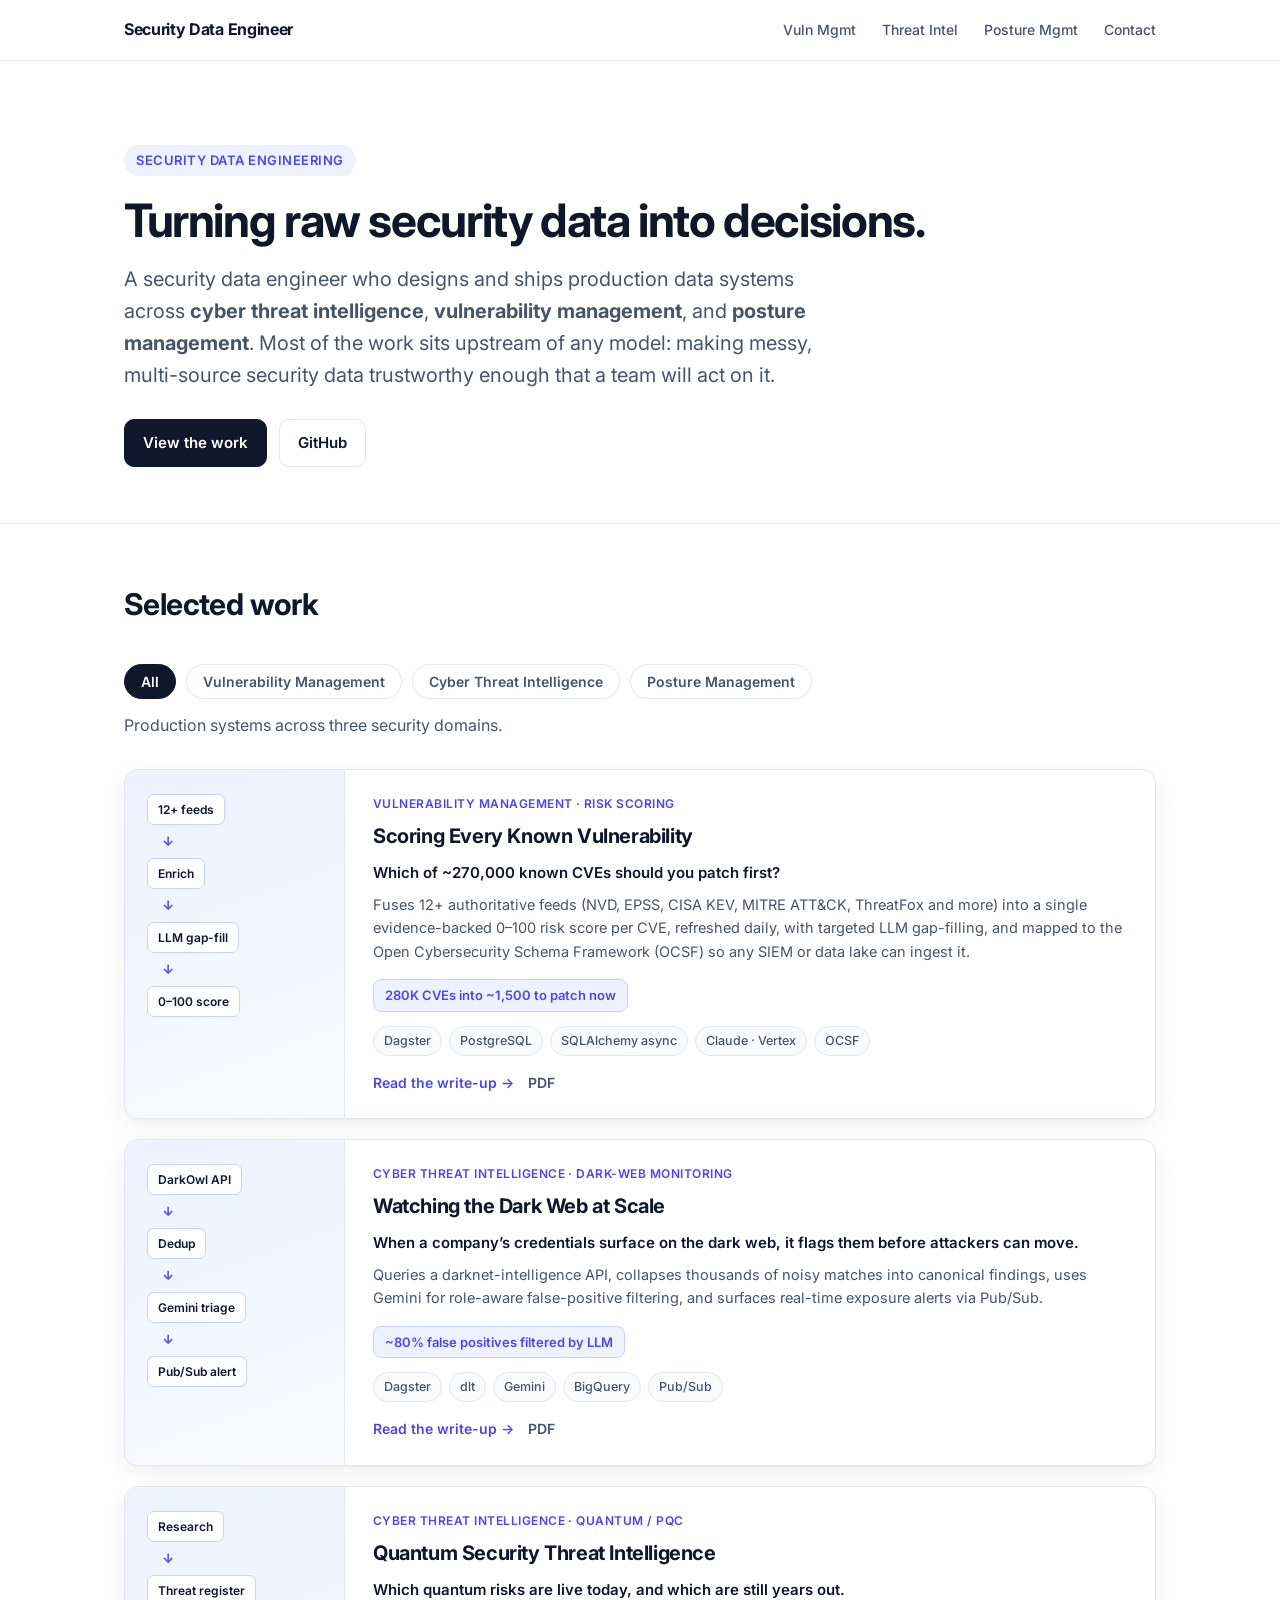
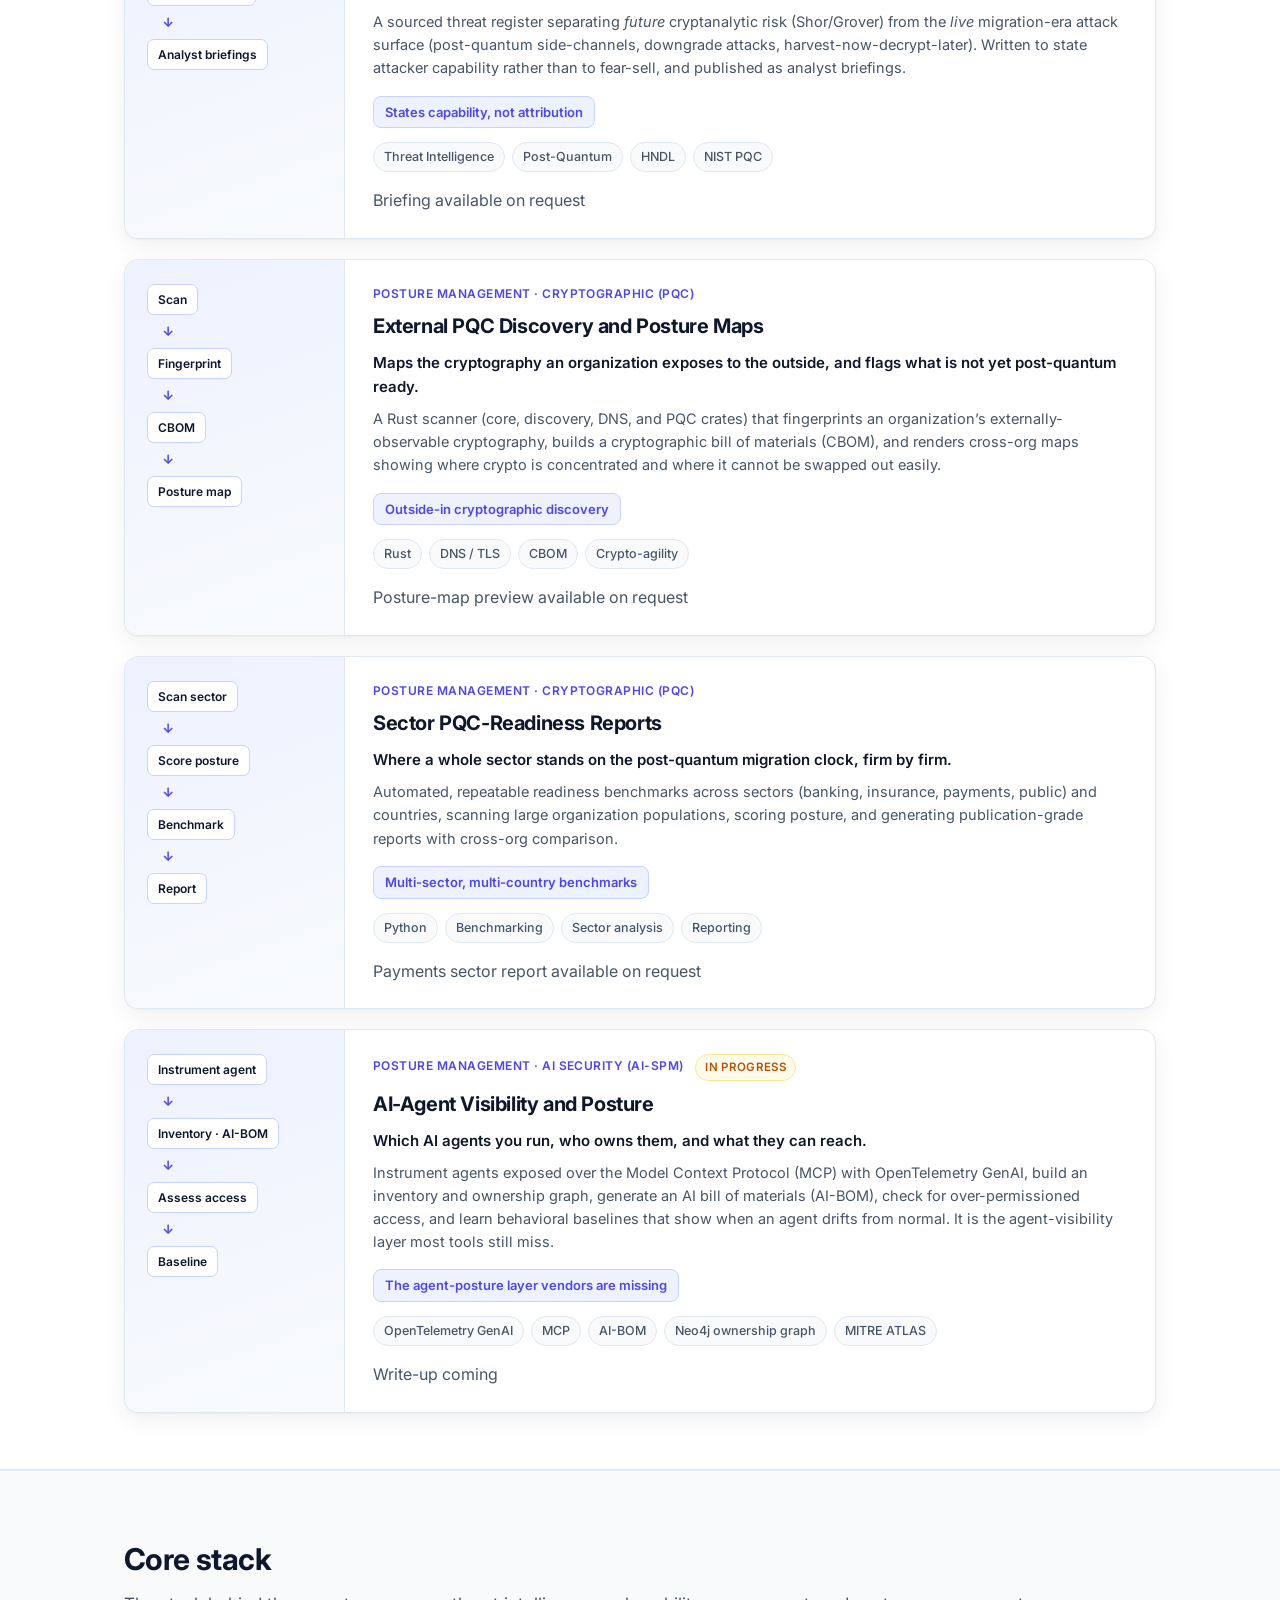
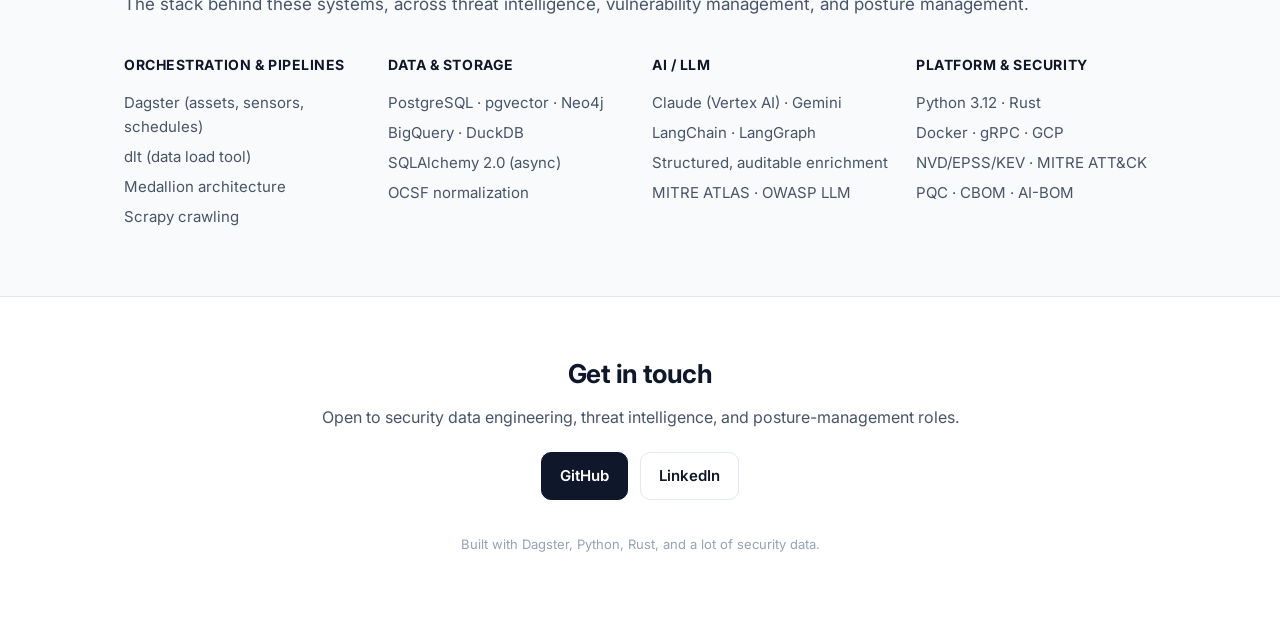
<file: index.html>
<!DOCTYPE html>
<html lang="en">
<head>
<meta charset="utf-8" />
<meta name="viewport" content="width=device-width, initial-scale=1" />
<title>Security Data Engineer Portfolio</title>
<meta name="description" content="A security data engineer building production pipelines across cyber threat intelligence, vulnerability management, and posture management (cryptographic and AI-agent)." />
<link rel="preconnect" href="https://fonts.googleapis.com" />
<link rel="preconnect" href="https://fonts.gstatic.com" crossorigin />
<link href="https://fonts.googleapis.com/css2?family=Inter:wght@400;500;600;700&display=swap" rel="stylesheet" />
<link rel="stylesheet" href="style.css" />
</head>
<body>

<nav class="nav">
  <div class="wrap">
    <span class="brand">Security Data Engineer</span>
    <span class="links">
      <a href="#work" onclick="filterWork('vm')">Vuln Mgmt</a>
      <a href="#work" onclick="filterWork('cti')">Threat Intel</a>
      <a href="#work" onclick="filterWork('posture')">Posture Mgmt</a>
      <a class="contact" href="#contact">Contact</a>
    </span>
  </div>
</nav>

<header class="hero">
  <div class="wrap">
    <span class="eyebrow">Security Data Engineering</span>
    <h1>Turning raw security data into decisions.</h1>
    <p class="lead">
      A security data engineer who designs and ships production data systems across
      <strong>cyber threat intelligence</strong>, <strong>vulnerability management</strong>,
      and <strong>posture management</strong>. Most of the work sits upstream of any model:
      making messy, multi-source security data trustworthy enough that a team will act on it.
    </p>
    <div class="cta">
      <a class="btn primary" href="#work">View the work</a>
      <a class="btn" href="https://github.com/kavi0207" target="_blank" rel="noopener">GitHub</a>
    </div>
  </div>
</header>

<section id="work" class="domain-section">
  <div class="wrap">
    <div class="section-head">
      <h2>Selected work</h2>
    </div>

    <div class="filter-bar">
      <button class="filter-btn active" data-filter="all" onclick="filterWork('all')">All</button>
      <button class="filter-btn" data-filter="vm" onclick="filterWork('vm')">Vulnerability Management</button>
      <button class="filter-btn" data-filter="cti" onclick="filterWork('cti')">Cyber Threat Intelligence</button>
      <button class="filter-btn" data-filter="posture" onclick="filterWork('posture')">Posture Management</button>
    </div>
    <p id="filter-desc">Production systems across three security domains.</p>

    <div class="grid">

      <!-- VM: CVE risk scoring -->
      <article class="tile" data-cat="vm">
        <div class="pipe">
          <span class="stage">12+ feeds</span><span class="arrow">→</span>
          <span class="stage">Enrich</span><span class="arrow">→</span>
          <span class="stage">LLM gap-fill</span><span class="arrow">→</span>
          <span class="stage">0&ndash;100 score</span>
        </div>
        <div class="tile-body">
          <span class="kicker">Vulnerability Management · Risk Scoring</span>
          <h3>Scoring Every Known Vulnerability</h3>
          <p class="usecase">Which of ~270,000 known CVEs should you patch first?</p>
          <p>Fuses 12+ authoritative feeds (NVD, EPSS, CISA KEV, MITRE ATT&amp;CK, ThreatFox and more) into a single evidence-backed 0&ndash;100 risk score per CVE, refreshed daily, with targeted LLM gap-filling, and mapped to the Open Cybersecurity Schema Framework (OCSF) so any SIEM or data lake can ingest it.</p>
          <span class="card-stat">280K CVEs into ~1,500 to patch now</span>
          <div class="chips">
            <span class="chip">Dagster</span><span class="chip">PostgreSQL</span><span class="chip">SQLAlchemy async</span>
            <span class="chip">Claude · Vertex</span><span class="chip">OCSF</span>
          </div>
          <div class="card-links">
            <a href="threat-intel.html">Read the write-up →</a>
            <a class="pdf" href="pdf/threat-intel.pdf" target="_blank" rel="noopener">PDF</a>
          </div>
        </div>
      </article>

      <!-- CTI: Dark-Web Monitoring -->
      <article class="tile" data-cat="cti">
        <div class="pipe">
          <span class="stage">DarkOwl API</span><span class="arrow">→</span>
          <span class="stage">Dedup</span><span class="arrow">→</span>
          <span class="stage">Gemini triage</span><span class="arrow">→</span>
          <span class="stage">Pub/Sub alert</span>
        </div>
        <div class="tile-body">
          <span class="kicker">Cyber Threat Intelligence · Dark-Web Monitoring</span>
          <h3>Watching the Dark Web at Scale</h3>
          <p class="usecase">When a company’s credentials surface on the dark web, it flags them before attackers can move.</p>
          <p>Queries a darknet-intelligence API, collapses thousands of noisy matches into canonical findings, uses Gemini for role-aware false-positive filtering, and surfaces real-time exposure alerts via Pub/Sub.</p>
          <span class="card-stat">~80% false positives filtered by LLM</span>
          <div class="chips">
            <span class="chip">Dagster</span><span class="chip">dlt</span><span class="chip">Gemini</span>
            <span class="chip">BigQuery</span><span class="chip">Pub/Sub</span>
          </div>
          <div class="card-links">
            <a href="dark-owl.html">Read the write-up →</a>
            <a class="pdf" href="pdf/dark-owl.pdf" target="_blank" rel="noopener">PDF</a>
          </div>
        </div>
      </article>

      <!-- CTI: Quantum Threat Intel -->
      <article class="tile" data-cat="cti">
        <div class="pipe">
          <span class="stage">Research</span><span class="arrow">→</span>
          <span class="stage">Threat register</span><span class="arrow">→</span>
          <span class="stage">Analyst briefings</span>
        </div>
        <div class="tile-body">
          <span class="kicker">Cyber Threat Intelligence · Quantum / PQC</span>
          <h3>Quantum Security Threat Intelligence</h3>
          <p class="usecase">Which quantum risks are live today, and which are still years out.</p>
          <p>A sourced threat register separating <em>future</em> cryptanalytic risk (Shor/Grover) from the <em>live</em> migration-era attack surface (post-quantum side-channels, downgrade attacks, harvest-now-decrypt-later). Written to state attacker capability rather than to fear-sell, and published as analyst briefings.</p>
          <span class="card-stat">States capability, not attribution</span>
          <div class="chips">
            <span class="chip">Threat Intelligence</span><span class="chip">Post-Quantum</span>
            <span class="chip">HNDL</span><span class="chip">NIST PQC</span>
          </div>
          <div class="card-links">
            <span class="pdf">Briefing available on request</span>
          </div>
        </div>
      </article>

      <!-- Posture: PQC scanner -->
      <article class="tile" data-cat="posture">
        <div class="pipe">
          <span class="stage">Scan</span><span class="arrow">→</span>
          <span class="stage">Fingerprint</span><span class="arrow">→</span>
          <span class="stage">CBOM</span><span class="arrow">→</span>
          <span class="stage">Posture map</span>
        </div>
        <div class="tile-body">
          <span class="kicker">Posture Management · Cryptographic (PQC)</span>
          <h3>External PQC Discovery and Posture Maps</h3>
          <p class="usecase">Maps the cryptography an organization exposes to the outside, and flags what is not yet post-quantum ready.</p>
          <p>A Rust scanner (core, discovery, DNS, and PQC crates) that fingerprints an organization’s externally-observable cryptography, builds a cryptographic bill of materials (CBOM), and renders cross-org maps showing where crypto is concentrated and where it cannot be swapped out easily.</p>
          <span class="card-stat">Outside-in cryptographic discovery</span>
          <div class="chips">
            <span class="chip">Rust</span><span class="chip">DNS / TLS</span><span class="chip">CBOM</span>
            <span class="chip">Crypto-agility</span>
          </div>
          <div class="card-links">
            <span class="pdf">Posture-map preview available on request</span>
          </div>
        </div>
      </article>

      <!-- Posture: sector benchmarks -->
      <article class="tile" data-cat="posture">
        <div class="pipe">
          <span class="stage">Scan sector</span><span class="arrow">→</span>
          <span class="stage">Score posture</span><span class="arrow">→</span>
          <span class="stage">Benchmark</span><span class="arrow">→</span>
          <span class="stage">Report</span>
        </div>
        <div class="tile-body">
          <span class="kicker">Posture Management · Cryptographic (PQC)</span>
          <h3>Sector PQC-Readiness Reports</h3>
          <p class="usecase">Where a whole sector stands on the post-quantum migration clock, firm by firm.</p>
          <p>Automated, repeatable readiness benchmarks across sectors (banking, insurance, payments, public) and countries, scanning large organization populations, scoring posture, and generating publication-grade reports with cross-org comparison.</p>
          <span class="card-stat">Multi-sector, multi-country benchmarks</span>
          <div class="chips">
            <span class="chip">Python</span><span class="chip">Benchmarking</span>
            <span class="chip">Sector analysis</span><span class="chip">Reporting</span>
          </div>
          <div class="card-links">
            <span class="pdf">Payments sector report available on request</span>
          </div>
        </div>
      </article>

      <!-- Posture: AI-SPM -->
      <article class="tile" data-cat="posture">
        <div class="pipe">
          <span class="stage">Instrument agent</span><span class="arrow">→</span>
          <span class="stage">Inventory · AI-BOM</span><span class="arrow">→</span>
          <span class="stage">Assess access</span><span class="arrow">→</span>
          <span class="stage">Baseline</span>
        </div>
        <div class="tile-body">
          <span class="kicker">Posture Management · AI Security (AI-SPM) <span class="badge">In progress</span></span>
          <h3>AI-Agent Visibility and Posture</h3>
          <p class="usecase">Which AI agents you run, who owns them, and what they can reach.</p>
          <p>Instrument agents exposed over the Model Context Protocol (MCP) with OpenTelemetry GenAI, build an inventory and ownership graph, generate an AI bill of materials (AI-BOM), check for over-permissioned access, and learn behavioral baselines that show when an agent drifts from normal. It is the agent-visibility layer most tools still miss.</p>
          <span class="card-stat">The agent-posture layer vendors are missing</span>
          <div class="chips">
            <span class="chip">OpenTelemetry GenAI</span><span class="chip">MCP</span><span class="chip">AI-BOM</span>
            <span class="chip">Neo4j ownership graph</span><span class="chip">MITRE ATLAS</span>
          </div>
          <div class="card-links"><span class="pdf">Write-up coming</span></div>
        </div>
      </article>

    </div>
  </div>
</section>

<section id="skills" class="skills">
  <div class="wrap">
    <div class="section-head">
      <h2>Core stack</h2>
      <p>The stack behind these systems, across threat intelligence, vulnerability management, and posture management.</p>
    </div>
    <div class="skill-grid">
      <div>
        <h4>Orchestration &amp; Pipelines</h4>
        <ul>
          <li>Dagster (assets, sensors, schedules)</li>
          <li>dlt (data load tool)</li>
          <li>Medallion architecture</li>
          <li>Scrapy crawling</li>
        </ul>
      </div>
      <div>
        <h4>Data &amp; Storage</h4>
        <ul>
          <li>PostgreSQL · pgvector · Neo4j</li>
          <li>BigQuery · DuckDB</li>
          <li>SQLAlchemy 2.0 (async)</li>
          <li>OCSF normalization</li>
        </ul>
      </div>
      <div>
        <h4>AI / LLM</h4>
        <ul>
          <li>Claude (Vertex AI) · Gemini</li>
          <li>LangChain · LangGraph</li>
          <li>Structured, auditable enrichment</li>
          <li>MITRE ATLAS · OWASP LLM</li>
        </ul>
      </div>
      <div>
        <h4>Platform &amp; Security</h4>
        <ul>
          <li>Python 3.12 · Rust</li>
          <li>Docker · gRPC · GCP</li>
          <li>NVD/EPSS/KEV · MITRE ATT&amp;CK</li>
          <li>PQC · CBOM · AI-BOM</li>
        </ul>
      </div>
    </div>
  </div>
</section>

<footer id="contact">
  <div class="wrap">
    <h2>Get in touch</h2>
    <p>Open to security data engineering, threat intelligence, and posture-management roles.</p>
    <div class="cta" style="justify-content:center;">
      <a class="btn primary" href="https://github.com/kavi0207" target="_blank" rel="noopener">GitHub</a>
      <a class="btn" href="https://www.linkedin.com/" target="_blank" rel="noopener">LinkedIn</a>
    </div>
    <p class="muted">Built with Dagster, Python, Rust, and a lot of security data.</p>
  </div>
</footer>

<script>
  var WORK_DESCS = {
    all: 'Production systems across three security domains.',
    cti: 'External threat data turned into structured, trustworthy intelligence.',
    vm: 'Threat-informed prioritization: which of hundreds of thousands of CVEs to fix first.',
    posture: 'Discover, assess, score, and track security posture, for cryptography (post-quantum) and AI agents.'
  };
  function filterWork(cat) {
    document.querySelectorAll('.tile[data-cat]').forEach(function (t) {
      t.style.display = (cat === 'all' || t.getAttribute('data-cat') === cat) ? '' : 'none';
    });
    document.querySelectorAll('.filter-btn').forEach(function (b) {
      b.classList.toggle('active', b.getAttribute('data-filter') === cat);
    });
    var d = document.getElementById('filter-desc');
    if (d) { d.textContent = WORK_DESCS[cat] || WORK_DESCS.all; }
  }
</script>

</body>
</html>
</file>
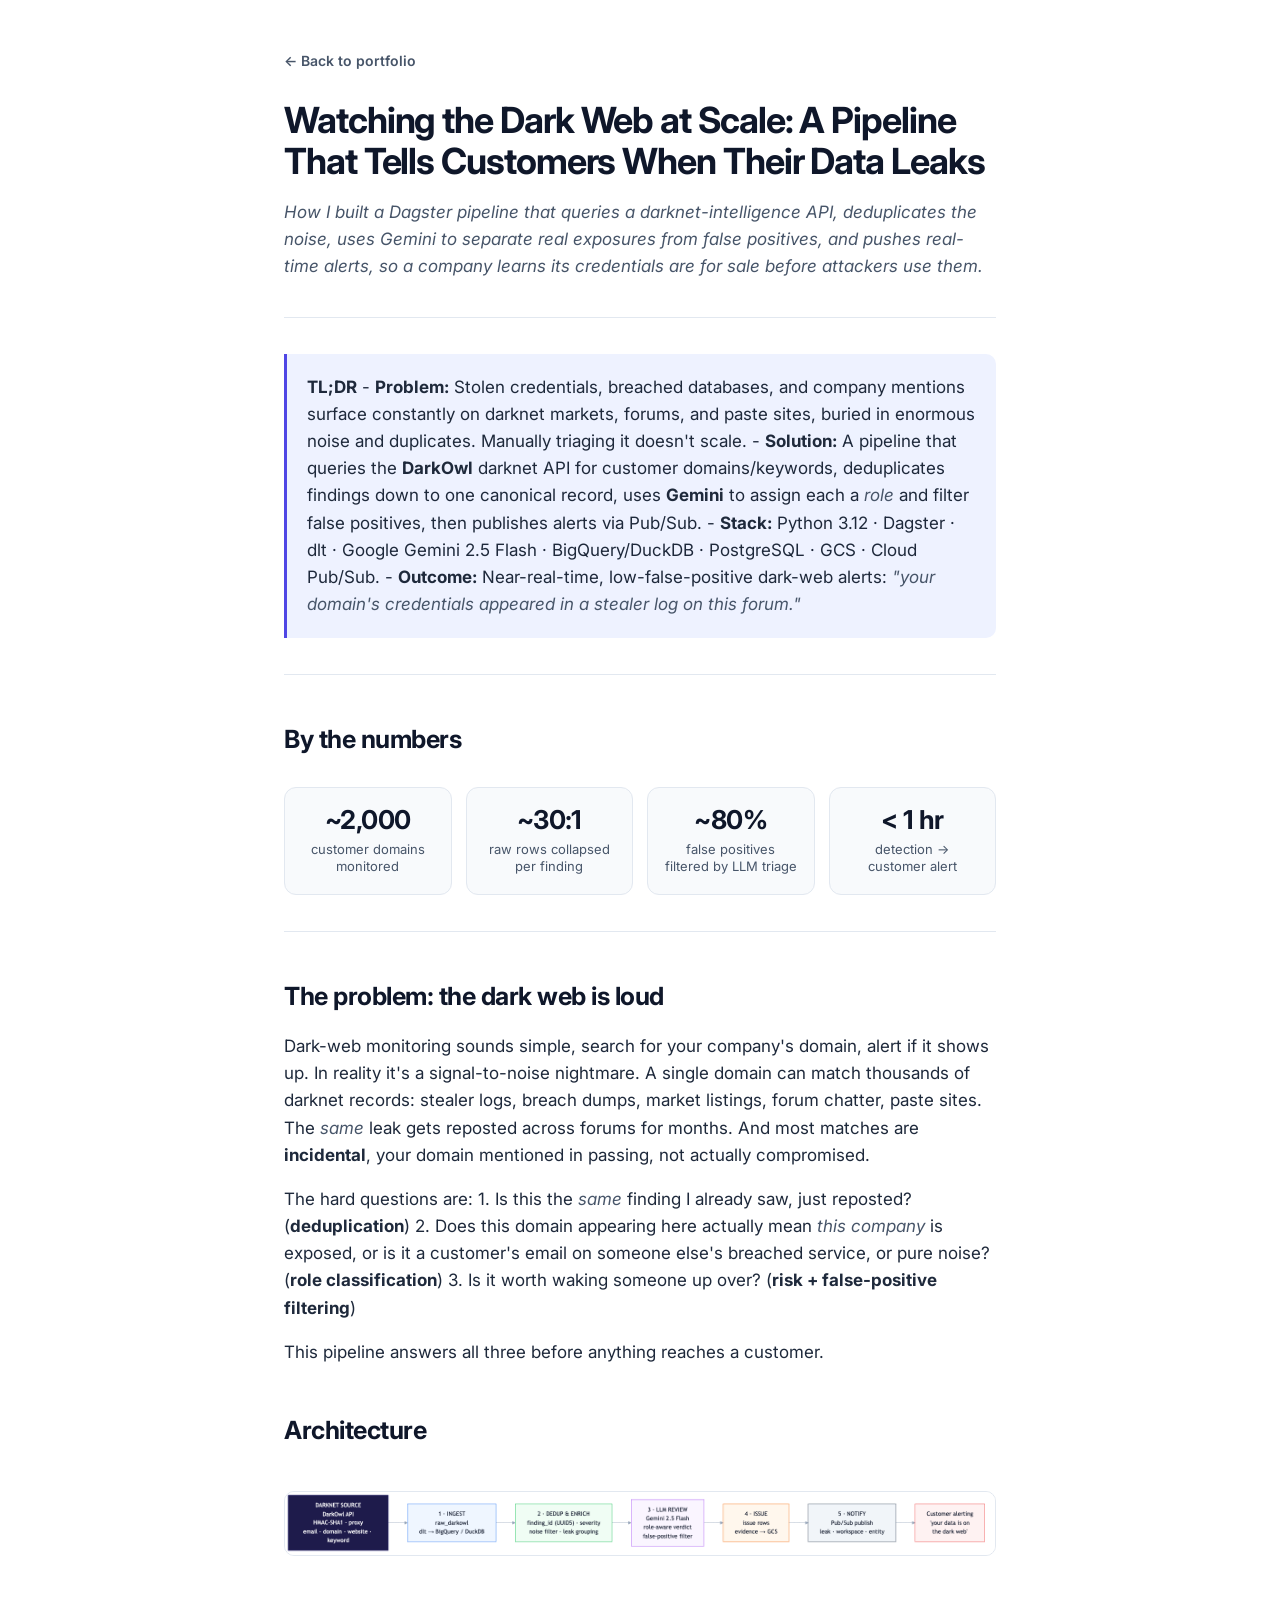
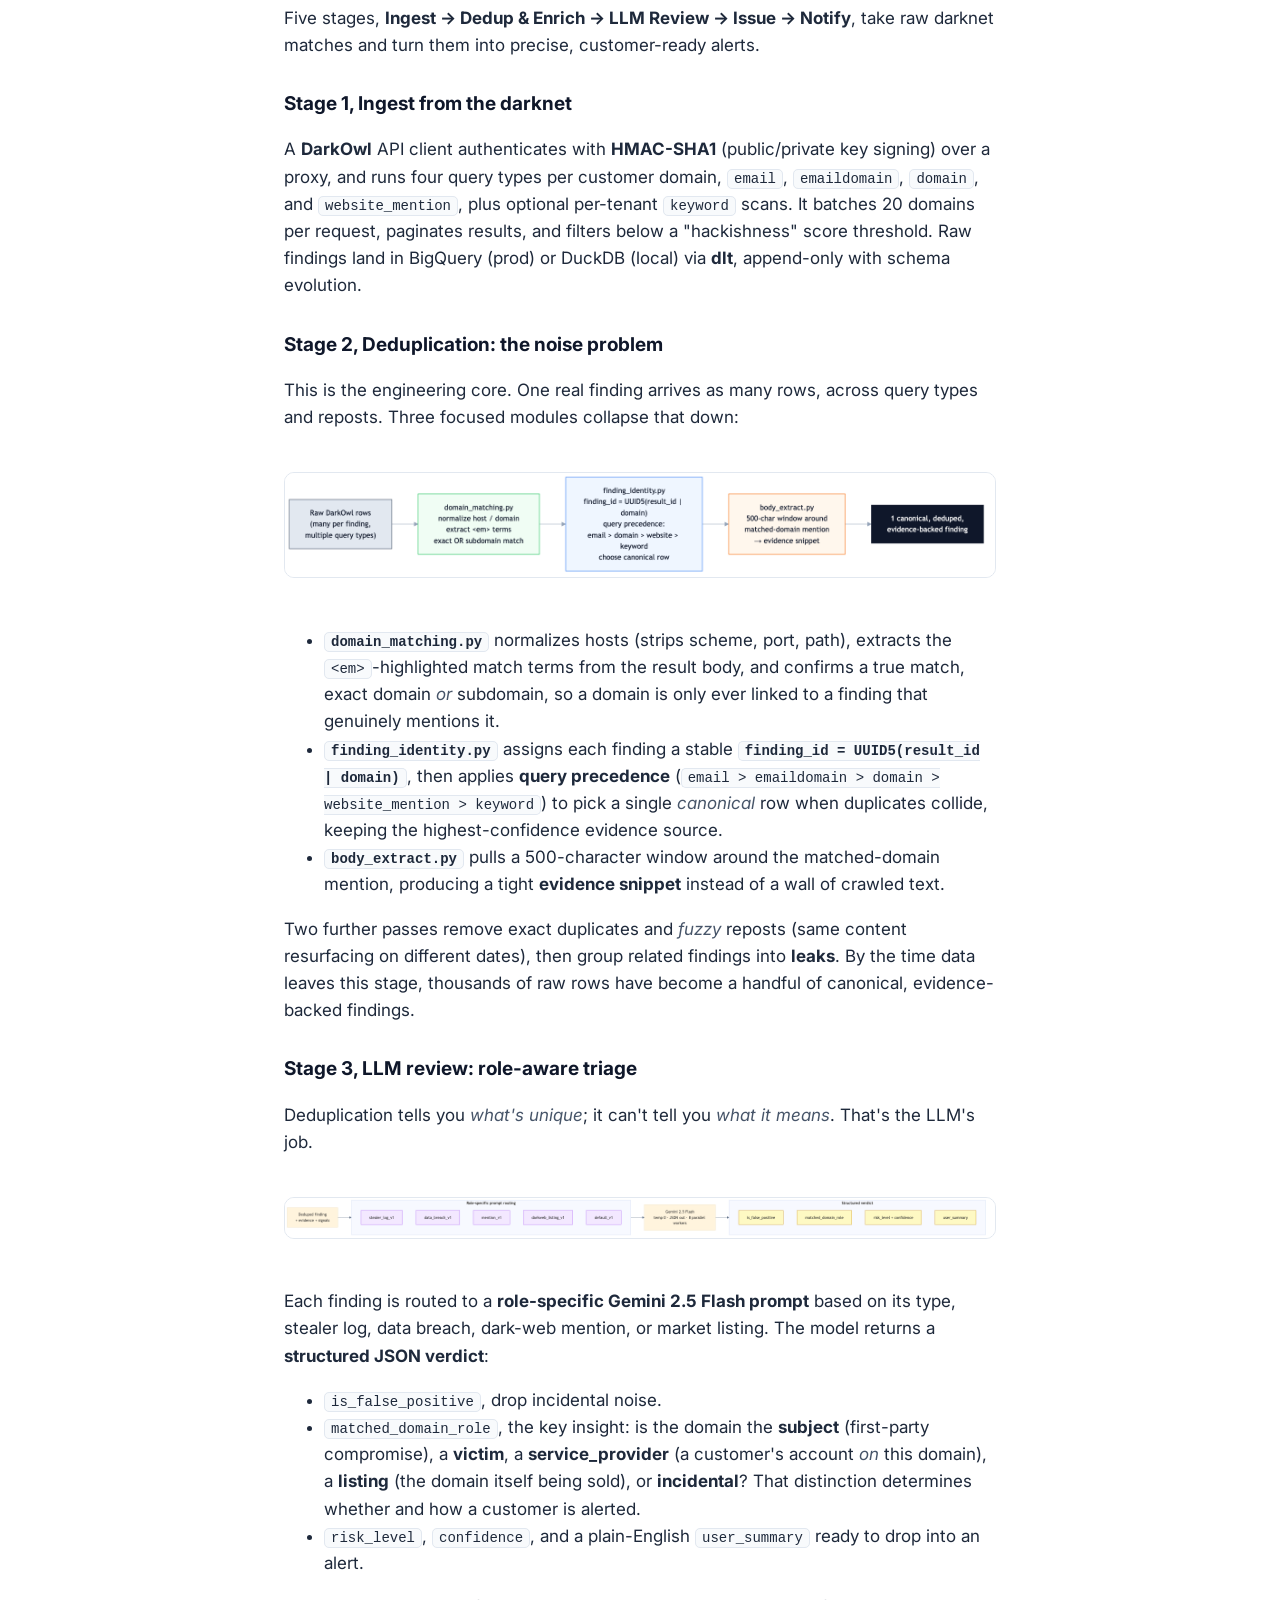
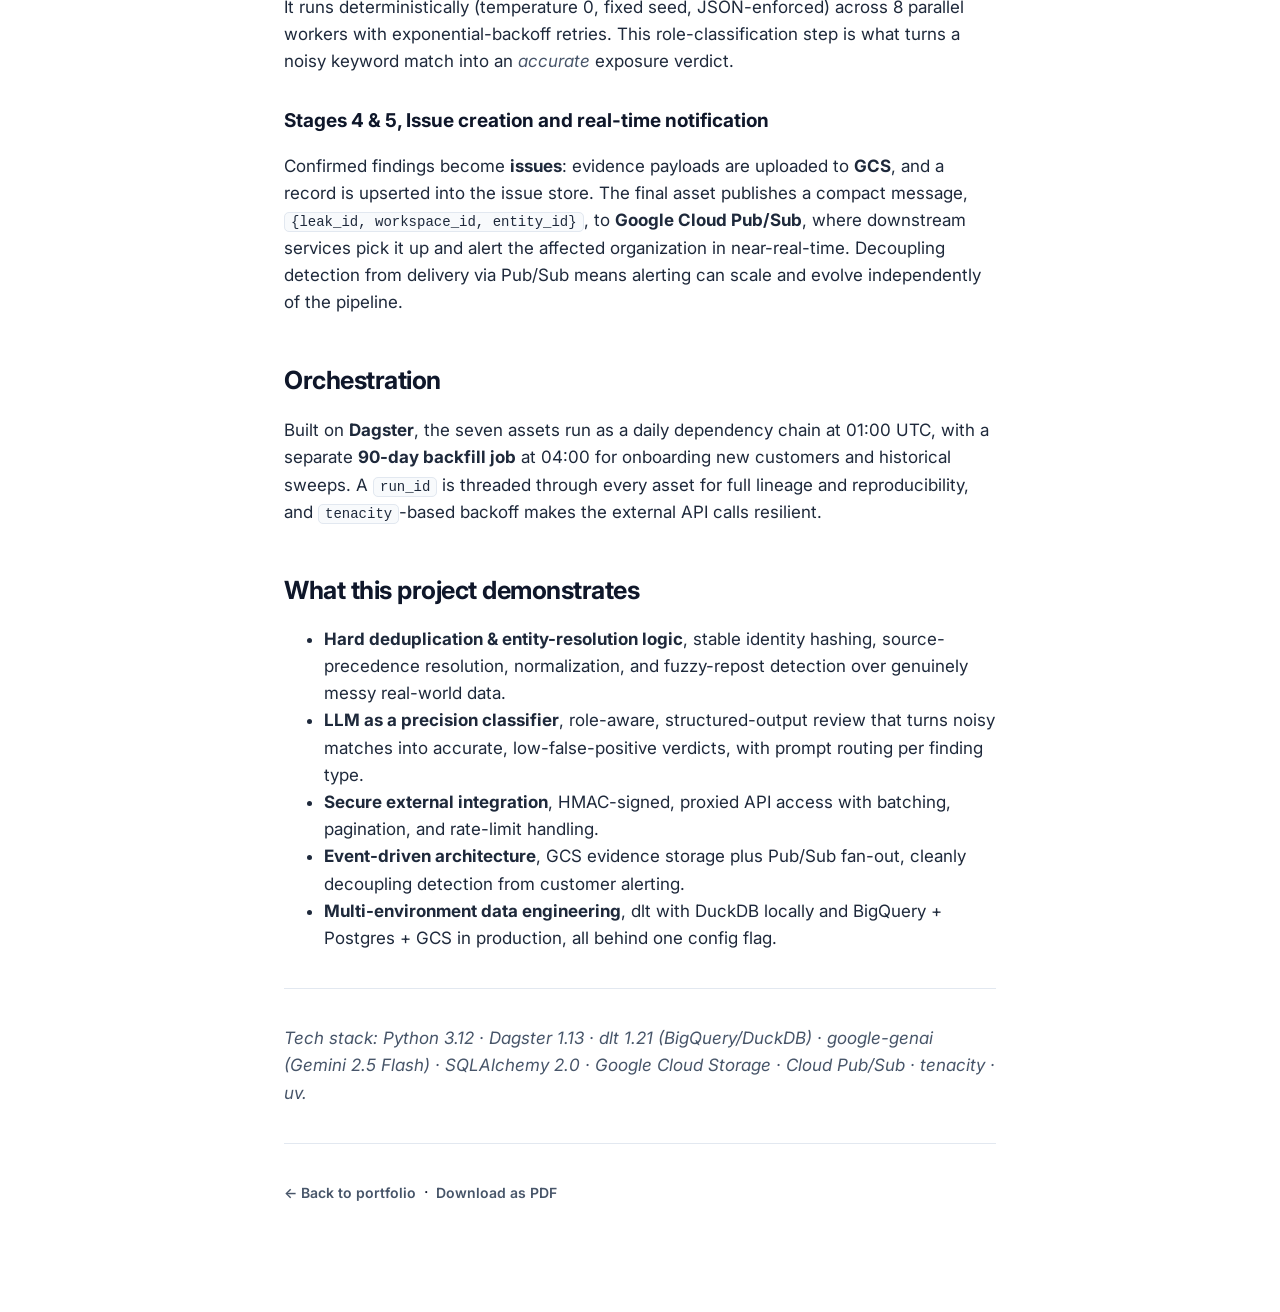
<file: dark-owl.html>
<!DOCTYPE html>
<html lang="en"><head>
<meta charset="utf-8"/><meta name="viewport" content="width=device-width, initial-scale=1"/>
<title>Watching the Dark Web at Scale</title><meta name="description" content="A dark-web monitoring pipeline with LLM role-aware triage."/>
<link rel="preconnect" href="https://fonts.googleapis.com"/>
<link rel="preconnect" href="https://fonts.gstatic.com" crossorigin/>
<link href="https://fonts.googleapis.com/css2?family=Inter:wght@400;500;600;700&display=swap" rel="stylesheet"/>
<link rel="stylesheet" href="style.css"/>
</head><body>
<article class="article">
<a class="back" href="index.html">&larr; Back to portfolio</a>
<h1>Watching the Dark Web at Scale: A Pipeline That Tells Customers When Their Data Leaks</h1>
<p><em>How I built a Dagster pipeline that queries a darknet-intelligence API, deduplicates the noise, uses Gemini to separate real exposures from false positives, and pushes real-time alerts, so a company learns its credentials are for sale before attackers use them.</em></p>
<hr />
<blockquote>
<p><strong>TL;DR</strong>
- <strong>Problem:</strong> Stolen credentials, breached databases, and company mentions surface constantly on darknet markets, forums, and paste sites, buried in enormous noise and duplicates. Manually triaging it doesn't scale.
- <strong>Solution:</strong> A pipeline that queries the <strong>DarkOwl</strong> darknet API for customer domains/keywords, deduplicates findings down to one canonical record, uses <strong>Gemini</strong> to assign each a <em>role</em> and filter false positives, then publishes alerts via Pub/Sub.
- <strong>Stack:</strong> Python 3.12 · Dagster · dlt · Google Gemini 2.5 Flash · BigQuery/DuckDB · PostgreSQL · GCS · Cloud Pub/Sub.
- <strong>Outcome:</strong> Near-real-time, low-false-positive dark-web alerts: <em>"your domain's credentials appeared in a stealer log on this forum."</em></p>
</blockquote>
<hr />
<h2>By the numbers</h2>
<div class="stats">
<div class="stat"><span class="num">~2,000</span><span class="lab">customer domains monitored</span></div>
<div class="stat"><span class="num">~30:1</span><span class="lab">raw rows collapsed per finding</span></div>
<div class="stat"><span class="num">~80%</span><span class="lab">false positives filtered by LLM triage</span></div>
<div class="stat"><span class="num">&lt; 1 hr</span><span class="lab">detection → customer alert</span></div>
</div>

<!-- METRICS ARE ILLUSTRATIVE of a system at this scale. Replace with your own measured
     values (Dagster asset metadata / DB COUNT queries) before publishing. -->

<hr />
<h2>The problem: the dark web is loud</h2>
<p>Dark-web monitoring sounds simple, search for your company's domain, alert if it shows up. In reality it's a signal-to-noise nightmare. A single domain can match thousands of darknet records: stealer logs, breach dumps, market listings, forum chatter, paste sites. The <em>same</em> leak gets reposted across forums for months. And most matches are <strong>incidental</strong>, your domain mentioned in passing, not actually compromised.</p>
<p>The hard questions are:
1. Is this the <em>same</em> finding I already saw, just reposted? (<strong>deduplication</strong>)
2. Does this domain appearing here actually mean <em>this company</em> is exposed, or is it a customer's email on someone else's breached service, or pure noise? (<strong>role classification</strong>)
3. Is it worth waking someone up over? (<strong>risk + false-positive filtering</strong>)</p>
<p>This pipeline answers all three before anything reaches a customer.</p>
<h2>Architecture</h2>
<p><img alt="Dark-owl pipeline architecture" src="diagrams/do-architecture.png" /></p>
<p>Five stages, <strong>Ingest → Dedup &amp; Enrich → LLM Review → Issue → Notify</strong>, take raw darknet matches and turn them into precise, customer-ready alerts.</p>
<h3>Stage 1, Ingest from the darknet</h3>
<p>A <strong>DarkOwl</strong> API client authenticates with <strong>HMAC-SHA1</strong> (public/private key signing) over a proxy, and runs four query types per customer domain, <code>email</code>, <code>emaildomain</code>, <code>domain</code>, and <code>website_mention</code>, plus optional per-tenant <code>keyword</code> scans. It batches 20 domains per request, paginates results, and filters below a "hackishness" score threshold. Raw findings land in BigQuery (prod) or DuckDB (local) via <strong>dlt</strong>, append-only with schema evolution.</p>
<h3>Stage 2, Deduplication: the noise problem</h3>
<p>This is the engineering core. One real finding arrives as many rows, across query types and reposts. Three focused modules collapse that down:</p>
<p><img alt="Deduplication and identity logic" src="diagrams/do-dedup.png" /></p>
<ul>
<li><strong><code>domain_matching.py</code></strong> normalizes hosts (strips scheme, port, path), extracts the <code>&lt;em&gt;</code>-highlighted match terms from the result body, and confirms a true match, exact domain <em>or</em> subdomain, so a domain is only ever linked to a finding that genuinely mentions it.</li>
<li><strong><code>finding_identity.py</code></strong> assigns each finding a stable <strong><code>finding_id = UUID5(result_id | domain)</code></strong>, then applies <strong>query precedence</strong> (<code>email &gt; emaildomain &gt; domain &gt; website_mention &gt; keyword</code>) to pick a single <em>canonical</em> row when duplicates collide, keeping the highest-confidence evidence source.</li>
<li><strong><code>body_extract.py</code></strong> pulls a 500-character window around the matched-domain mention, producing a tight <strong>evidence snippet</strong> instead of a wall of crawled text.</li>
</ul>
<p>Two further passes remove exact duplicates and <em>fuzzy</em> reposts (same content resurfacing on different dates), then group related findings into <strong>leaks</strong>. By the time data leaves this stage, thousands of raw rows have become a handful of canonical, evidence-backed findings.</p>
<h3>Stage 3, LLM review: role-aware triage</h3>
<p>Deduplication tells you <em>what's unique</em>; it can't tell you <em>what it means</em>. That's the LLM's job.</p>
<p><img alt="Gemini role-aware review" src="diagrams/do-llm.png" /></p>
<p>Each finding is routed to a <strong>role-specific Gemini 2.5 Flash prompt</strong> based on its type, stealer log, data breach, dark-web mention, or market listing. The model returns a <strong>structured JSON verdict</strong>:</p>
<ul>
<li><code>is_false_positive</code>, drop incidental noise.</li>
<li><code>matched_domain_role</code>, the key insight: is the domain the <strong>subject</strong> (first-party compromise), a <strong>victim</strong>, a <strong>service_provider</strong> (a customer's account <em>on</em> this domain), a <strong>listing</strong> (the domain itself being sold), or <strong>incidental</strong>? That distinction determines whether and how a customer is alerted.</li>
<li><code>risk_level</code>, <code>confidence</code>, and a plain-English <code>user_summary</code> ready to drop into an alert.</li>
</ul>
<p>It runs deterministically (temperature 0, fixed seed, JSON-enforced) across 8 parallel workers with exponential-backoff retries. This role-classification step is what turns a noisy keyword match into an <em>accurate</em> exposure verdict.</p>
<h3>Stages 4 &amp; 5, Issue creation and real-time notification</h3>
<p>Confirmed findings become <strong>issues</strong>: evidence payloads are uploaded to <strong>GCS</strong>, and a record is upserted into the issue store. The final asset publishes a compact message, <code>{leak_id, workspace_id, entity_id}</code>, to <strong>Google Cloud Pub/Sub</strong>, where downstream services pick it up and alert the affected organization in near-real-time. Decoupling detection from delivery via Pub/Sub means alerting can scale and evolve independently of the pipeline.</p>
<h2>Orchestration</h2>
<p>Built on <strong>Dagster</strong>, the seven assets run as a daily dependency chain at 01:00 UTC, with a separate <strong>90-day backfill job</strong> at 04:00 for onboarding new customers and historical sweeps. A <code>run_id</code> is threaded through every asset for full lineage and reproducibility, and <code>tenacity</code>-based backoff makes the external API calls resilient.</p>
<h2>What this project demonstrates</h2>
<ul>
<li><strong>Hard deduplication &amp; entity-resolution logic</strong>, stable identity hashing, source-precedence resolution, normalization, and fuzzy-repost detection over genuinely messy real-world data.</li>
<li><strong>LLM as a precision classifier</strong>, role-aware, structured-output review that turns noisy matches into accurate, low-false-positive verdicts, with prompt routing per finding type.</li>
<li><strong>Secure external integration</strong>, HMAC-signed, proxied API access with batching, pagination, and rate-limit handling.</li>
<li><strong>Event-driven architecture</strong>, GCS evidence storage plus Pub/Sub fan-out, cleanly decoupling detection from customer alerting.</li>
<li><strong>Multi-environment data engineering</strong>, dlt with DuckDB locally and BigQuery + Postgres + GCS in production, all behind one config flag.</li>
</ul>
<hr />
<p><em>Tech stack: Python 3.12 · Dagster 1.13 · dlt 1.21 (BigQuery/DuckDB) · google-genai (Gemini 2.5 Flash) · SQLAlchemy 2.0 · Google Cloud Storage · Cloud Pub/Sub · tenacity · uv.</em></p>
<hr/>
<a class="back" href="index.html">&larr; Back to portfolio</a>
&nbsp;&middot;&nbsp; <a class="back" href="pdf/dark-owl.pdf">Download as PDF</a>
</article></body></html>
</file>
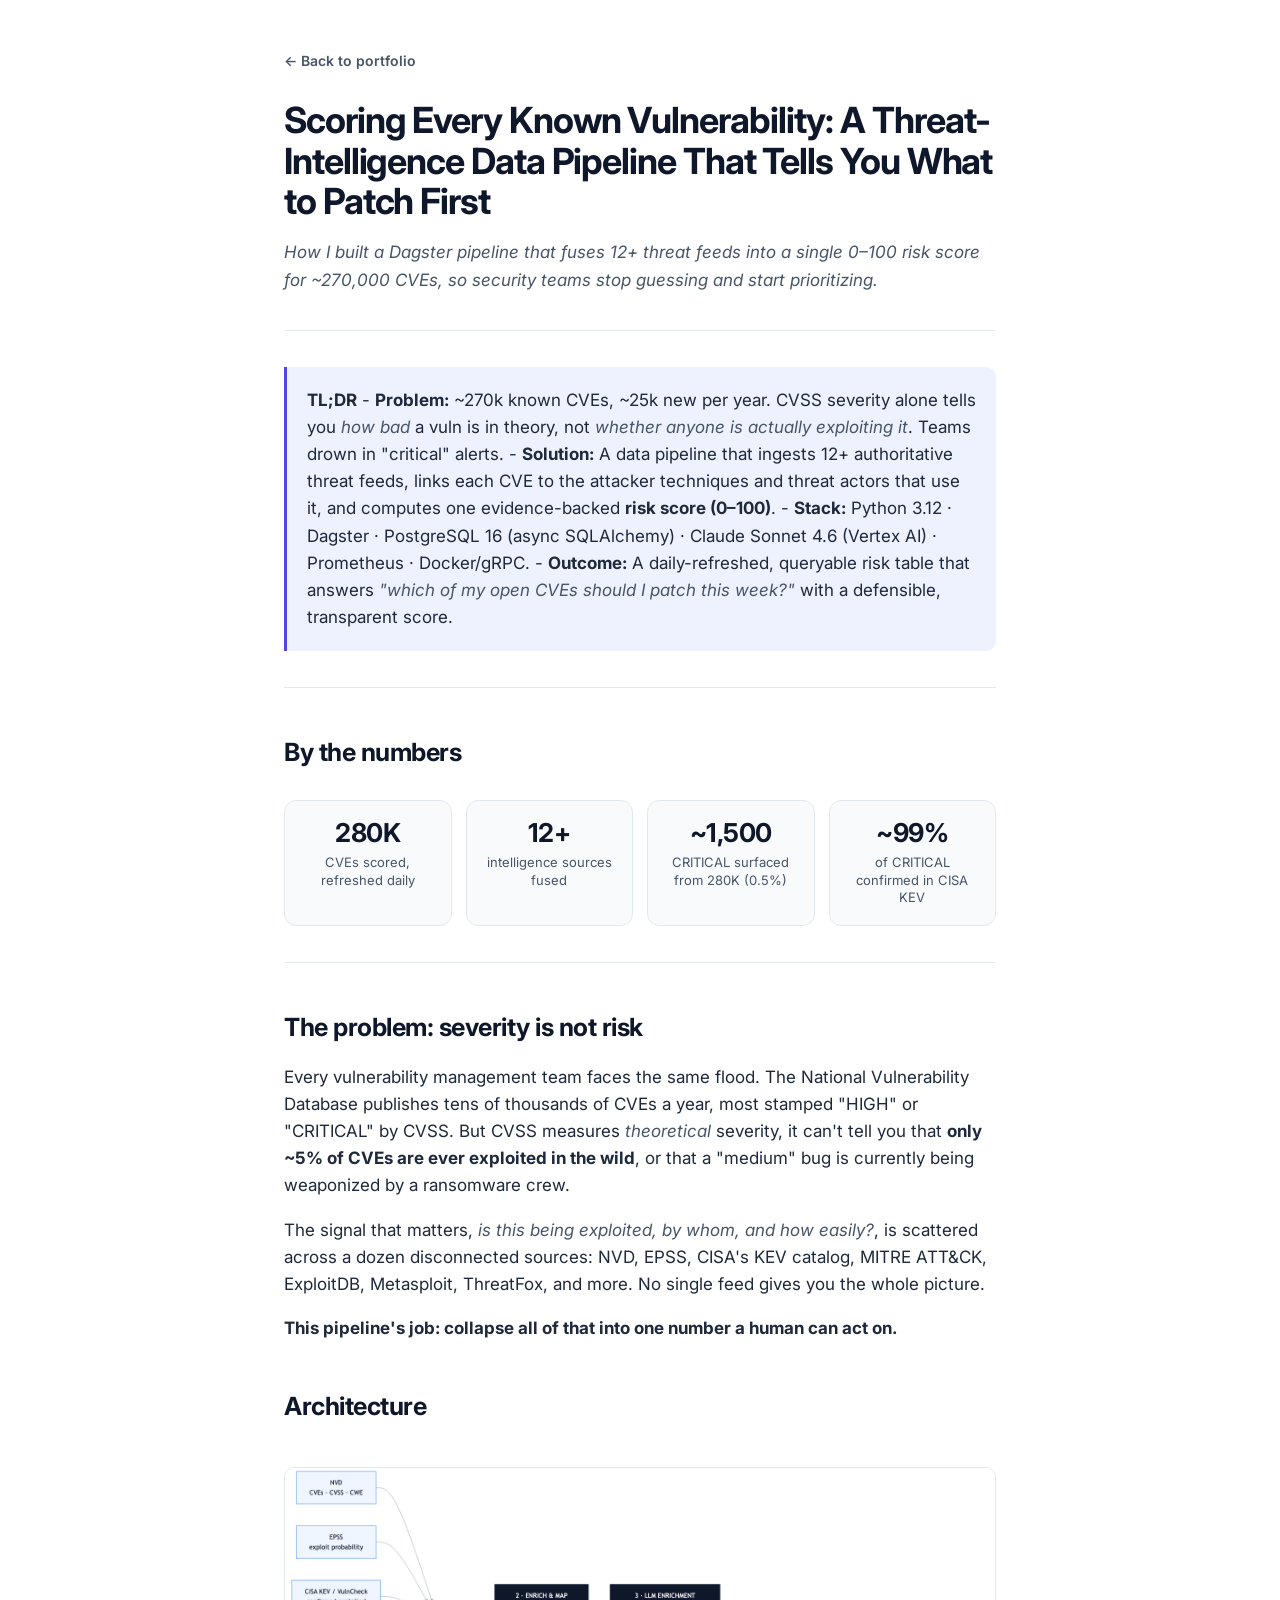
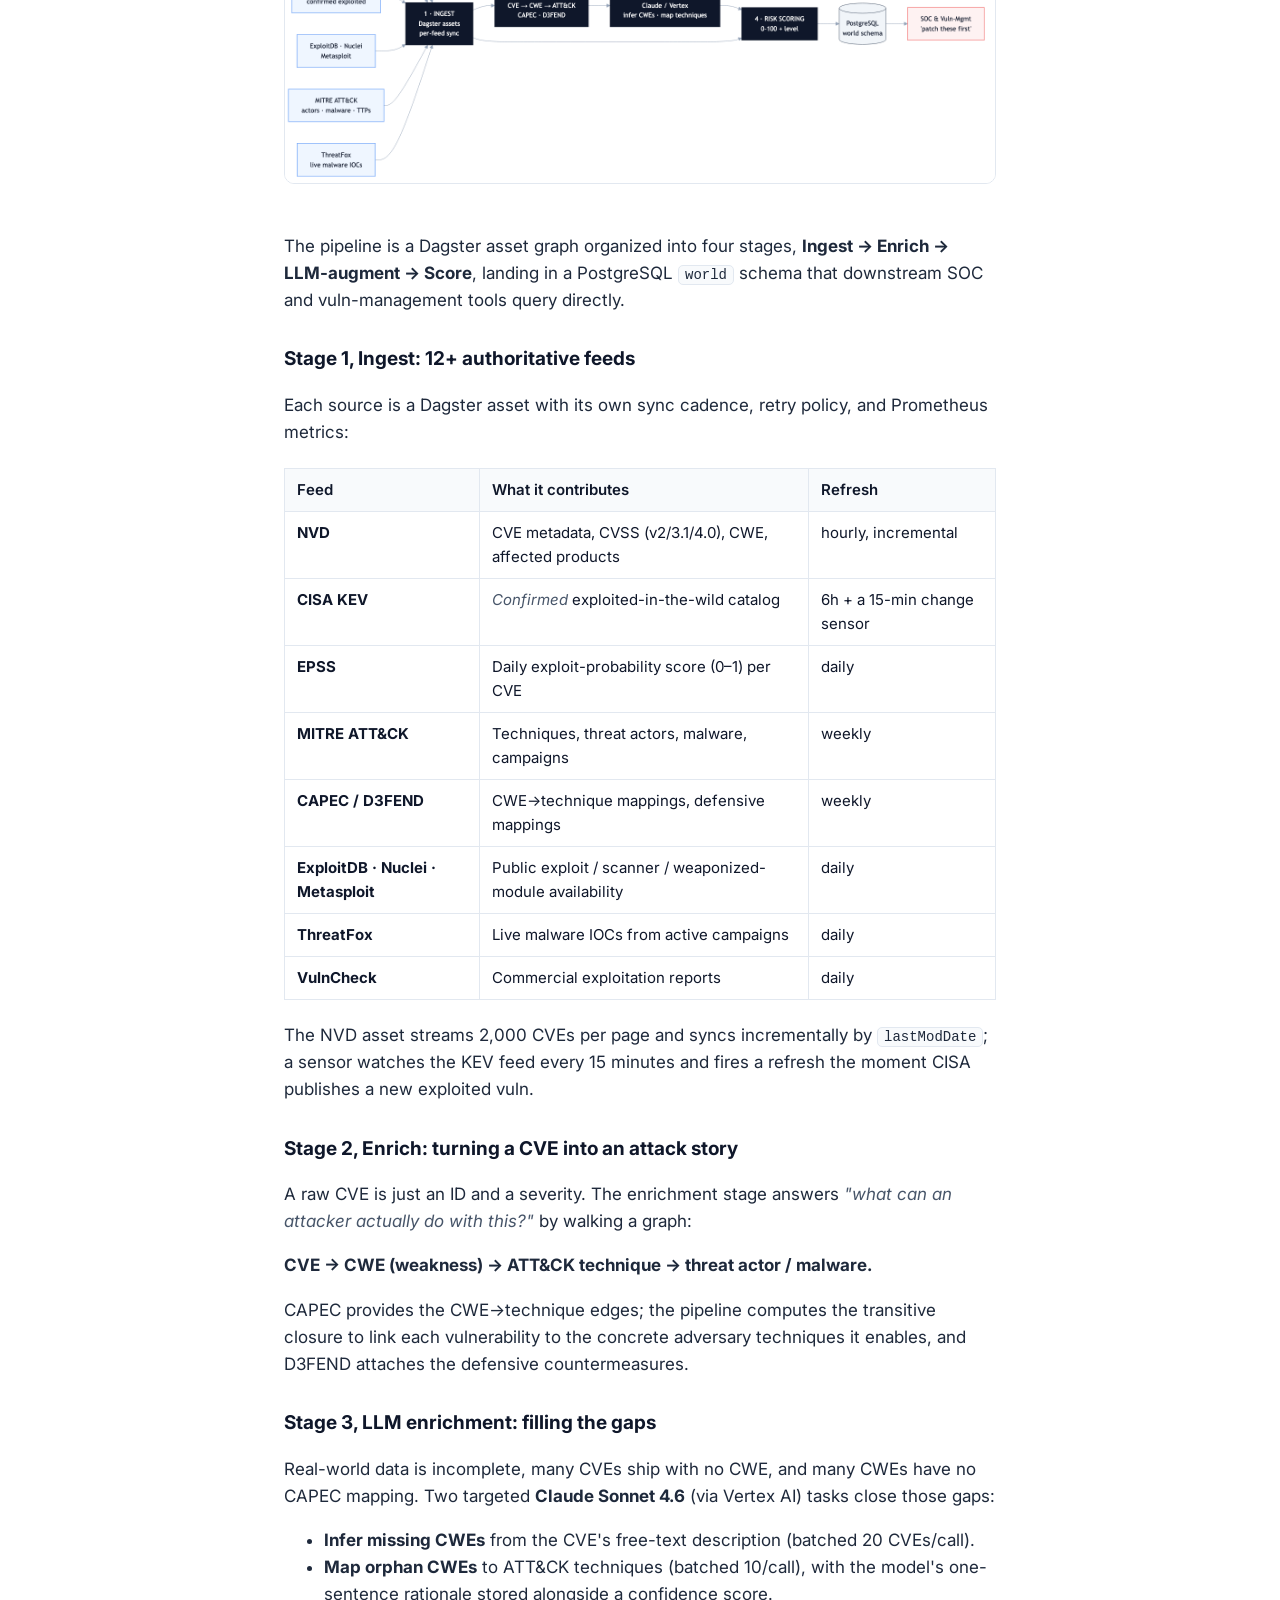
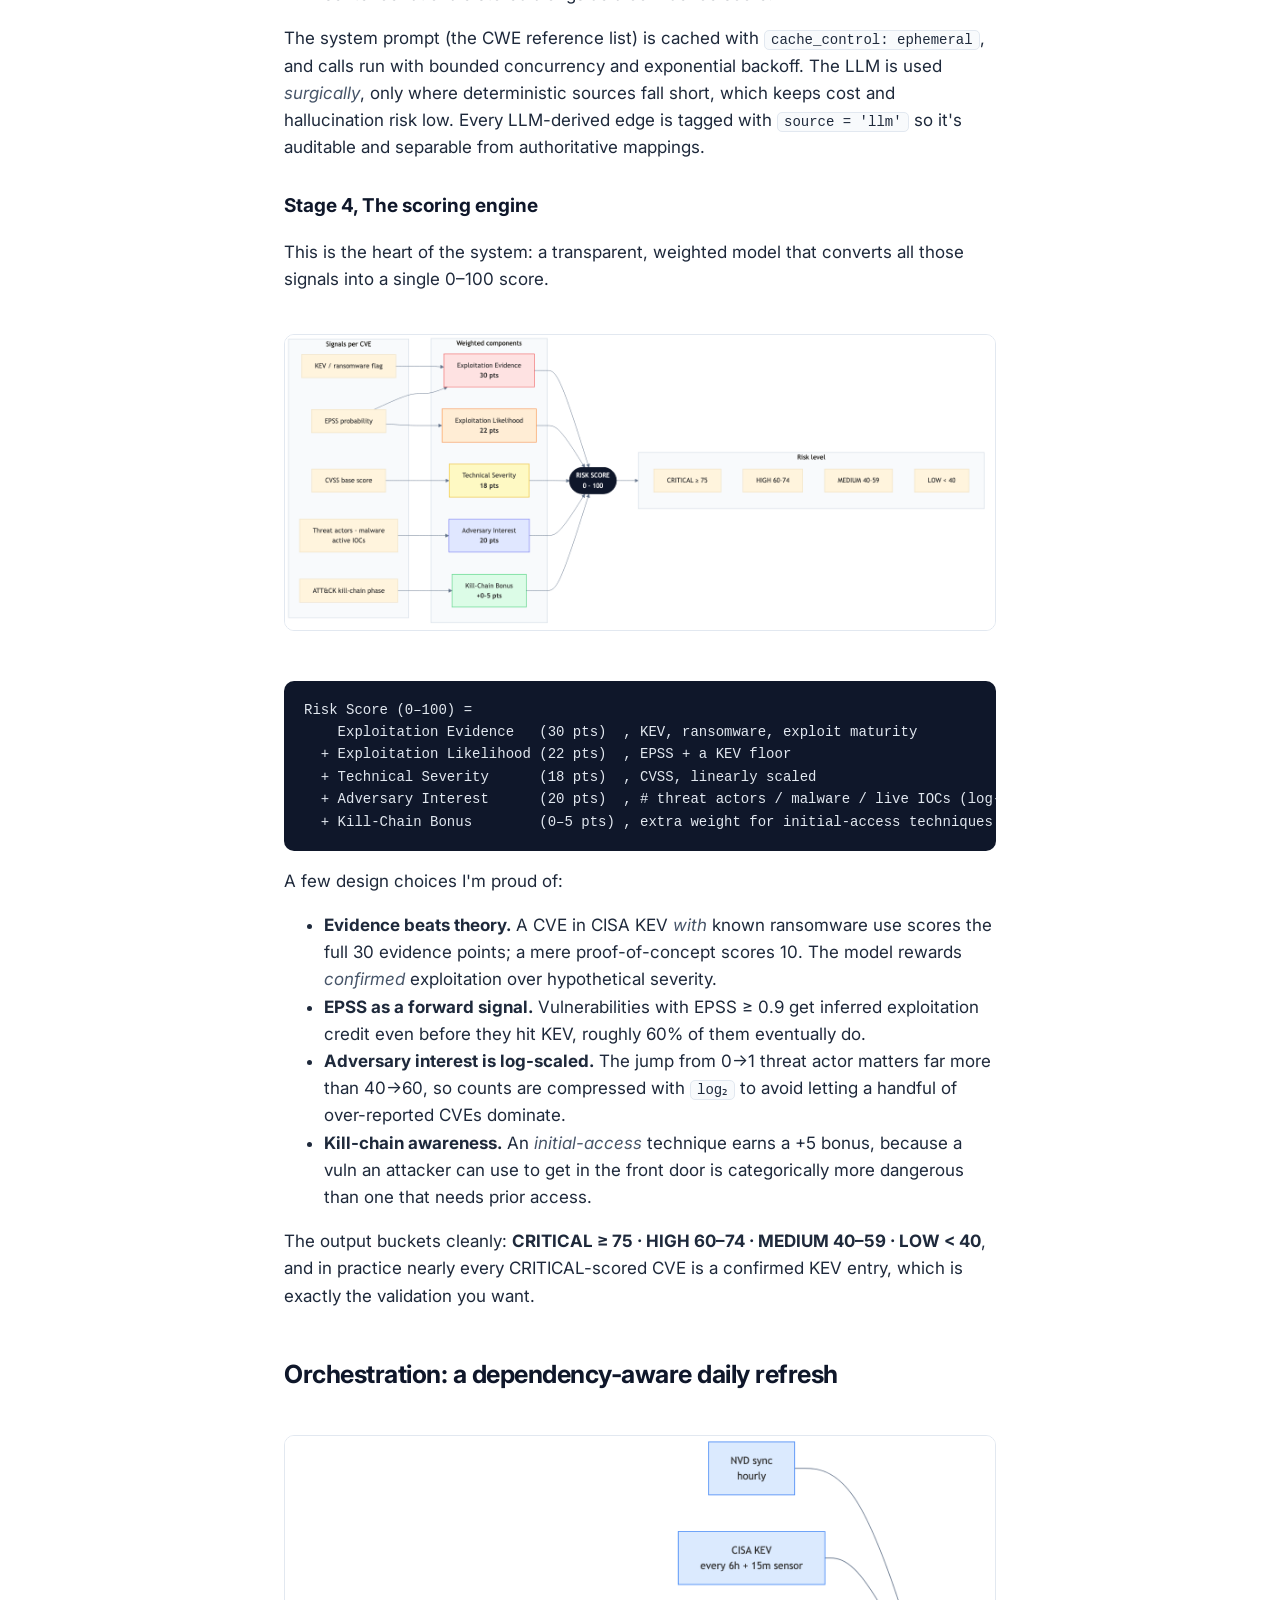
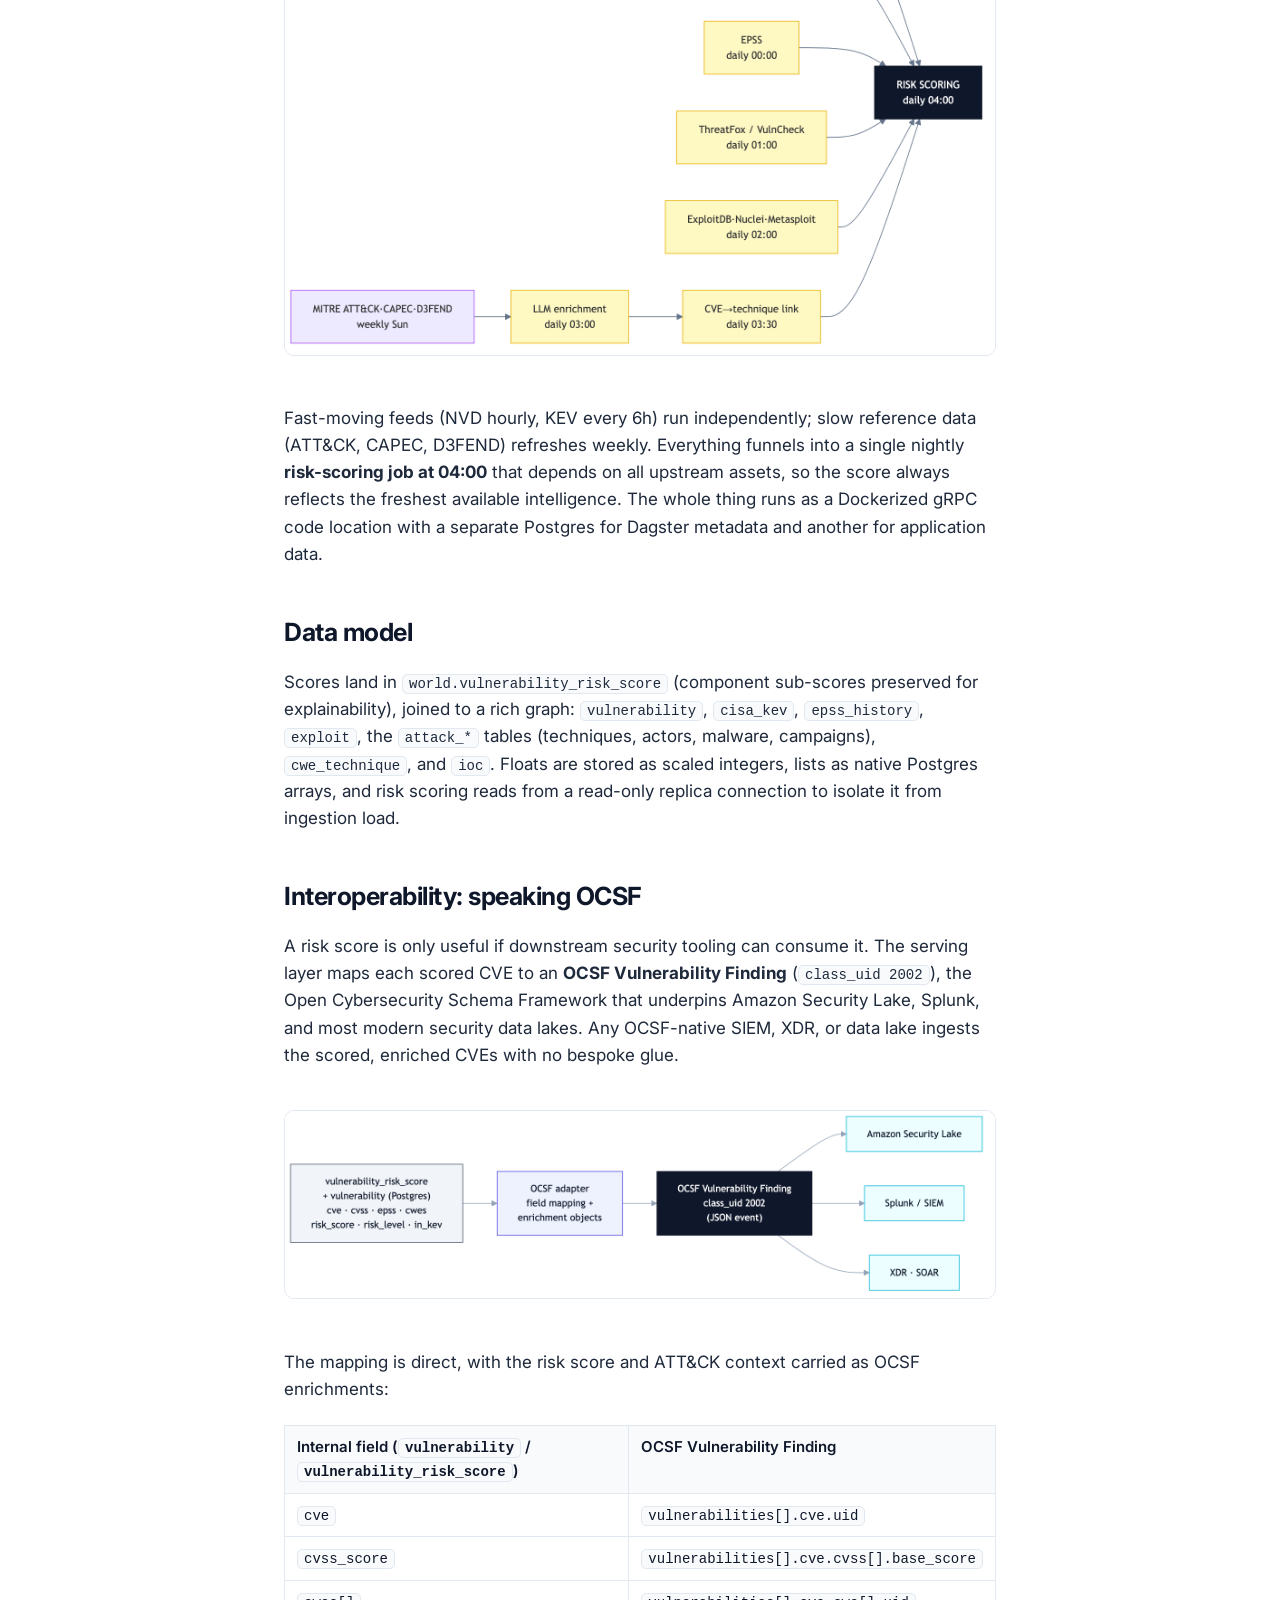
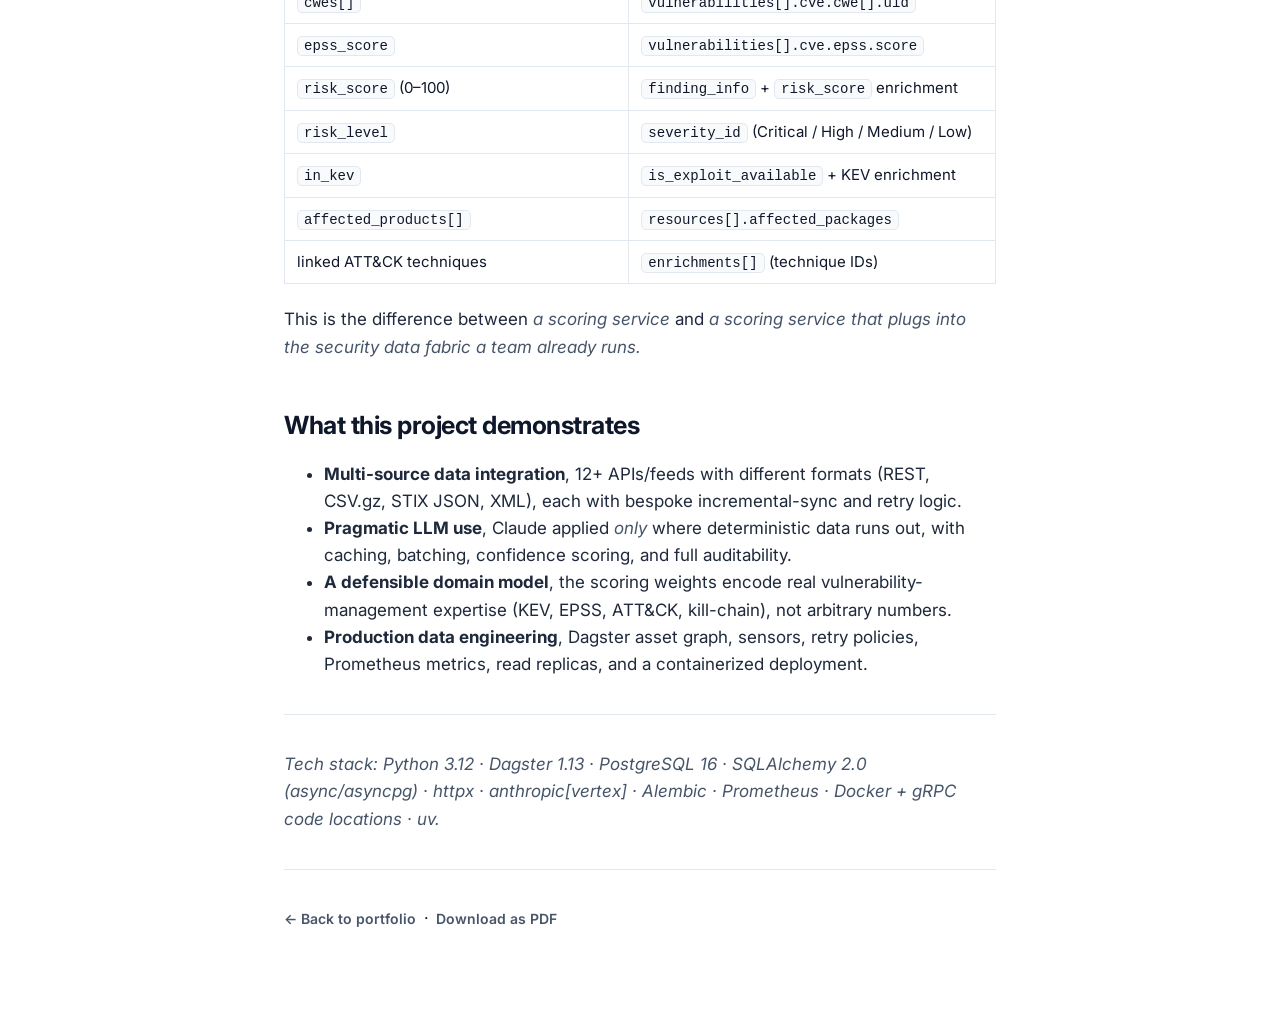
<file: threat-intel.html>
<!DOCTYPE html>
<html lang="en"><head>
<meta charset="utf-8"/><meta name="viewport" content="width=device-width, initial-scale=1"/>
<title>Scoring Every Known Vulnerability</title><meta name="description" content="A threat-intelligence pipeline that scores every known CVE 0-100."/>
<link rel="preconnect" href="https://fonts.googleapis.com"/>
<link rel="preconnect" href="https://fonts.gstatic.com" crossorigin/>
<link href="https://fonts.googleapis.com/css2?family=Inter:wght@400;500;600;700&display=swap" rel="stylesheet"/>
<link rel="stylesheet" href="style.css"/>
</head><body>
<article class="article">
<a class="back" href="index.html">&larr; Back to portfolio</a>
<h1>Scoring Every Known Vulnerability: A Threat-Intelligence Data Pipeline That Tells You What to Patch First</h1>
<p><em>How I built a Dagster pipeline that fuses 12+ threat feeds into a single 0–100 risk score for ~270,000 CVEs, so security teams stop guessing and start prioritizing.</em></p>
<hr />
<blockquote>
<p><strong>TL;DR</strong>
- <strong>Problem:</strong> ~270k known CVEs, ~25k new per year. CVSS severity alone tells you <em>how bad</em> a vuln is in theory, not <em>whether anyone is actually exploiting it</em>. Teams drown in "critical" alerts.
- <strong>Solution:</strong> A data pipeline that ingests 12+ authoritative threat feeds, links each CVE to the attacker techniques and threat actors that use it, and computes one evidence-backed <strong>risk score (0–100)</strong>.
- <strong>Stack:</strong> Python 3.12 · Dagster · PostgreSQL 16 (async SQLAlchemy) · Claude Sonnet 4.6 (Vertex AI) · Prometheus · Docker/gRPC.
- <strong>Outcome:</strong> A daily-refreshed, queryable risk table that answers <em>"which of my open CVEs should I patch this week?"</em> with a defensible, transparent score.</p>
</blockquote>
<hr />
<h2>By the numbers</h2>
<div class="stats">
<div class="stat"><span class="num">280K</span><span class="lab">CVEs scored, refreshed daily</span></div>
<div class="stat"><span class="num">12+</span><span class="lab">intelligence sources fused</span></div>
<div class="stat"><span class="num">~1,500</span><span class="lab">CRITICAL surfaced from 280K (0.5%)</span></div>
<div class="stat"><span class="num">~99%</span><span class="lab">of CRITICAL confirmed in CISA KEV</span></div>
</div>

<!-- METRICS ARE ILLUSTRATIVE of a system at this scale. Replace with your own measured
     values (Prometheus sync_records_total / llm_cost_dollars_total, or DB COUNT queries)
     before publishing, you will be asked to defend every number in interviews. -->

<hr />
<h2>The problem: severity is not risk</h2>
<p>Every vulnerability management team faces the same flood. The National Vulnerability Database publishes tens of thousands of CVEs a year, most stamped "HIGH" or "CRITICAL" by CVSS. But CVSS measures <em>theoretical</em> severity, it can't tell you that <strong>only ~5% of CVEs are ever exploited in the wild</strong>, or that a "medium" bug is currently being weaponized by a ransomware crew.</p>
<p>The signal that matters, <em>is this being exploited, by whom, and how easily?</em>, is scattered across a dozen disconnected sources: NVD, EPSS, CISA's KEV catalog, MITRE ATT&amp;CK, ExploitDB, Metasploit, ThreatFox, and more. No single feed gives you the whole picture.</p>
<p><strong>This pipeline's job: collapse all of that into one number a human can act on.</strong></p>
<h2>Architecture</h2>
<p><img alt="Threat-intel pipeline architecture" src="diagrams/ti-architecture.png" /></p>
<p>The pipeline is a Dagster asset graph organized into four stages, <strong>Ingest → Enrich → LLM-augment → Score</strong>, landing in a PostgreSQL <code>world</code> schema that downstream SOC and vuln-management tools query directly.</p>
<h3>Stage 1, Ingest: 12+ authoritative feeds</h3>
<p>Each source is a Dagster asset with its own sync cadence, retry policy, and Prometheus metrics:</p>
<table>
<thead>
<tr>
<th>Feed</th>
<th>What it contributes</th>
<th>Refresh</th>
</tr>
</thead>
<tbody>
<tr>
<td><strong>NVD</strong></td>
<td>CVE metadata, CVSS (v2/3.1/4.0), CWE, affected products</td>
<td>hourly, incremental</td>
</tr>
<tr>
<td><strong>CISA KEV</strong></td>
<td><em>Confirmed</em> exploited-in-the-wild catalog</td>
<td>6h + a 15-min change sensor</td>
</tr>
<tr>
<td><strong>EPSS</strong></td>
<td>Daily exploit-probability score (0–1) per CVE</td>
<td>daily</td>
</tr>
<tr>
<td><strong>MITRE ATT&amp;CK</strong></td>
<td>Techniques, threat actors, malware, campaigns</td>
<td>weekly</td>
</tr>
<tr>
<td><strong>CAPEC / D3FEND</strong></td>
<td>CWE→technique mappings, defensive mappings</td>
<td>weekly</td>
</tr>
<tr>
<td><strong>ExploitDB · Nuclei · Metasploit</strong></td>
<td>Public exploit / scanner / weaponized-module availability</td>
<td>daily</td>
</tr>
<tr>
<td><strong>ThreatFox</strong></td>
<td>Live malware IOCs from active campaigns</td>
<td>daily</td>
</tr>
<tr>
<td><strong>VulnCheck</strong></td>
<td>Commercial exploitation reports</td>
<td>daily</td>
</tr>
</tbody>
</table>
<p>The NVD asset streams 2,000 CVEs per page and syncs incrementally by <code>lastModDate</code>; a sensor watches the KEV feed every 15 minutes and fires a refresh the moment CISA publishes a new exploited vuln.</p>
<h3>Stage 2, Enrich: turning a CVE into an attack story</h3>
<p>A raw CVE is just an ID and a severity. The enrichment stage answers <em>"what can an attacker actually do with this?"</em> by walking a graph:</p>
<p><strong>CVE → CWE (weakness) → ATT&amp;CK technique → threat actor / malware.</strong></p>
<p>CAPEC provides the CWE→technique edges; the pipeline computes the transitive closure to link each vulnerability to the concrete adversary techniques it enables, and D3FEND attaches the defensive countermeasures.</p>
<h3>Stage 3, LLM enrichment: filling the gaps</h3>
<p>Real-world data is incomplete, many CVEs ship with no CWE, and many CWEs have no CAPEC mapping. Two targeted <strong>Claude Sonnet 4.6</strong> (via Vertex AI) tasks close those gaps:</p>
<ul>
<li><strong>Infer missing CWEs</strong> from the CVE's free-text description (batched 20 CVEs/call).</li>
<li><strong>Map orphan CWEs</strong> to ATT&amp;CK techniques (batched 10/call), with the model's one-sentence rationale stored alongside a confidence score.</li>
</ul>
<p>The system prompt (the CWE reference list) is cached with <code>cache_control: ephemeral</code>, and calls run with bounded concurrency and exponential backoff. The LLM is used <em>surgically</em>, only where deterministic sources fall short, which keeps cost and hallucination risk low. Every LLM-derived edge is tagged with <code>source = 'llm'</code> so it's auditable and separable from authoritative mappings.</p>
<h3>Stage 4, The scoring engine</h3>
<p>This is the heart of the system: a transparent, weighted model that converts all those signals into a single 0–100 score.</p>
<p><img alt="CVE risk scoring model" src="diagrams/ti-scoring.png" /></p>
<pre><code>Risk Score (0–100) =
    Exploitation Evidence   (30 pts)  , KEV, ransomware, exploit maturity
  + Exploitation Likelihood (22 pts)  , EPSS + a KEV floor
  + Technical Severity      (18 pts)  , CVSS, linearly scaled
  + Adversary Interest      (20 pts)  , # threat actors / malware / live IOCs (log-scaled)
  + Kill-Chain Bonus        (0–5 pts) , extra weight for initial-access techniques
</code></pre>
<p>A few design choices I'm proud of:</p>
<ul>
<li><strong>Evidence beats theory.</strong> A CVE in CISA KEV <em>with</em> known ransomware use scores the full 30 evidence points; a mere proof-of-concept scores 10. The model rewards <em>confirmed</em> exploitation over hypothetical severity.</li>
<li><strong>EPSS as a forward signal.</strong> Vulnerabilities with EPSS ≥ 0.9 get inferred exploitation credit even before they hit KEV, roughly 60% of them eventually do.</li>
<li><strong>Adversary interest is log-scaled.</strong> The jump from 0→1 threat actor matters far more than 40→60, so counts are compressed with <code>log₂</code> to avoid letting a handful of over-reported CVEs dominate.</li>
<li><strong>Kill-chain awareness.</strong> An <em>initial-access</em> technique earns a +5 bonus, because a vuln an attacker can use to get in the front door is categorically more dangerous than one that needs prior access.</li>
</ul>
<p>The output buckets cleanly: <strong>CRITICAL ≥ 75 · HIGH 60–74 · MEDIUM 40–59 · LOW &lt; 40</strong>, and in practice nearly every CRITICAL-scored CVE is a confirmed KEV entry, which is exactly the validation you want.</p>
<h2>Orchestration: a dependency-aware daily refresh</h2>
<p><img alt="Orchestration schedule" src="diagrams/ti-schedule.png" /></p>
<p>Fast-moving feeds (NVD hourly, KEV every 6h) run independently; slow reference data (ATT&amp;CK, CAPEC, D3FEND) refreshes weekly. Everything funnels into a single nightly <strong>risk-scoring job at 04:00</strong> that depends on all upstream assets, so the score always reflects the freshest available intelligence. The whole thing runs as a Dockerized gRPC code location with a separate Postgres for Dagster metadata and another for application data.</p>
<h2>Data model</h2>
<p>Scores land in <code>world.vulnerability_risk_score</code> (component sub-scores preserved for explainability), joined to a rich graph: <code>vulnerability</code>, <code>cisa_kev</code>, <code>epss_history</code>, <code>exploit</code>, the <code>attack_*</code> tables (techniques, actors, malware, campaigns), <code>cwe_technique</code>, and <code>ioc</code>. Floats are stored as scaled integers, lists as native Postgres arrays, and risk scoring reads from a read-only replica connection to isolate it from ingestion load.</p>
<h2>Interoperability: speaking OCSF</h2>
<p>A risk score is only useful if downstream security tooling can consume it. The serving layer maps each scored CVE to an <strong>OCSF Vulnerability Finding</strong> (<code>class_uid 2002</code>), the Open Cybersecurity Schema Framework that underpins Amazon Security Lake, Splunk, and most modern security data lakes. Any OCSF-native SIEM, XDR, or data lake ingests the scored, enriched CVEs with no bespoke glue.</p>
<p><img alt="OCSF interoperability mapping" src="diagrams/ti-ocsf.png" /></p>
<p>The mapping is direct, with the risk score and ATT&amp;CK context carried as OCSF enrichments:</p>
<table>
<thead>
<tr>
<th>Internal field (<code>vulnerability</code> / <code>vulnerability_risk_score</code>)</th>
<th>OCSF Vulnerability Finding</th>
</tr>
</thead>
<tbody>
<tr>
<td><code>cve</code></td>
<td><code>vulnerabilities[].cve.uid</code></td>
</tr>
<tr>
<td><code>cvss_score</code></td>
<td><code>vulnerabilities[].cve.cvss[].base_score</code></td>
</tr>
<tr>
<td><code>cwes[]</code></td>
<td><code>vulnerabilities[].cve.cwe[].uid</code></td>
</tr>
<tr>
<td><code>epss_score</code></td>
<td><code>vulnerabilities[].cve.epss.score</code></td>
</tr>
<tr>
<td><code>risk_score</code> (0–100)</td>
<td><code>finding_info</code> + <code>risk_score</code> enrichment</td>
</tr>
<tr>
<td><code>risk_level</code></td>
<td><code>severity_id</code> (Critical / High / Medium / Low)</td>
</tr>
<tr>
<td><code>in_kev</code></td>
<td><code>is_exploit_available</code> + KEV enrichment</td>
</tr>
<tr>
<td><code>affected_products[]</code></td>
<td><code>resources[].affected_packages</code></td>
</tr>
<tr>
<td>linked ATT&amp;CK techniques</td>
<td><code>enrichments[]</code> (technique IDs)</td>
</tr>
</tbody>
</table>
<p>This is the difference between <em>a scoring service</em> and <em>a scoring service that plugs into the security data fabric a team already runs.</em></p>
<!-- Keep this section only if the OCSF adapter is actually built (or reword "maps" → "is designed to map").
     It is a high-signal addition for security-data-engineering roles. -->

<h2>What this project demonstrates</h2>
<ul>
<li><strong>Multi-source data integration</strong>, 12+ APIs/feeds with different formats (REST, CSV.gz, STIX JSON, XML), each with bespoke incremental-sync and retry logic.</li>
<li><strong>Pragmatic LLM use</strong>, Claude applied <em>only</em> where deterministic data runs out, with caching, batching, confidence scoring, and full auditability.</li>
<li><strong>A defensible domain model</strong>, the scoring weights encode real vulnerability-management expertise (KEV, EPSS, ATT&amp;CK, kill-chain), not arbitrary numbers.</li>
<li><strong>Production data engineering</strong>, Dagster asset graph, sensors, retry policies, Prometheus metrics, read replicas, and a containerized deployment.</li>
</ul>
<hr />
<p><em>Tech stack: Python 3.12 · Dagster 1.13 · PostgreSQL 16 · SQLAlchemy 2.0 (async/asyncpg) · httpx · anthropic[vertex] · Alembic · Prometheus · Docker + gRPC code locations · uv.</em></p>
<hr/>
<a class="back" href="index.html">&larr; Back to portfolio</a>
&nbsp;&middot;&nbsp; <a class="back" href="pdf/threat-intel.pdf">Download as PDF</a>
</article></body></html>
</file>
<file: style.css>
:root {
  --bg: #ffffff;
  --bg-soft: #f8fafc;
  --ink: #0f172a;
  --ink-soft: #475569;
  --line: #e2e8f0;
  --accent: #4f46e5;
  --accent-soft: #eef2ff;
  --maxw: 1080px;
  --radius: 14px;
  --shadow: 0 1px 2px rgba(15,23,42,.04), 0 8px 24px rgba(15,23,42,.06);
}

* { box-sizing: border-box; }
html { scroll-behavior: smooth; }
body {
  margin: 0;
  font-family: "Inter", -apple-system, BlinkMacSystemFont, "Segoe UI", Roboto, Helvetica, Arial, sans-serif;
  color: var(--ink);
  background: var(--bg);
  line-height: 1.6;
  -webkit-font-smoothing: antialiased;
}
a { color: var(--accent); text-decoration: none; }
a:hover { text-decoration: underline; }

.wrap { max-width: var(--maxw); margin: 0 auto; padding: 0 24px; }

/* ---- nav ---- */
.nav {
  position: sticky; top: 0; z-index: 20;
  background: rgba(255,255,255,.85);
  backdrop-filter: saturate(180%) blur(10px);
  border-bottom: 1px solid var(--line);
}
.nav .wrap { display: flex; align-items: center; justify-content: space-between; height: 60px; }
.nav .brand { font-weight: 700; letter-spacing: -.02em; color: var(--ink); }
.nav .links a { color: var(--ink-soft); margin-left: 22px; font-size: 14px; font-weight: 500; }
.nav .links a:hover { color: var(--accent); text-decoration: none; }

/* ---- hero ---- */
.hero { padding: 84px 0 56px; border-bottom: 1px solid var(--line); }
.hero .eyebrow {
  display: inline-block; font-size: 13px; font-weight: 600; letter-spacing: .04em;
  text-transform: uppercase; color: var(--accent);
  background: var(--accent-soft); padding: 5px 12px; border-radius: 999px; margin-bottom: 20px;
}
.hero h1 { font-size: 46px; line-height: 1.08; letter-spacing: -.03em; margin: 0 0 18px; }
.hero p.lead { font-size: 20px; color: var(--ink-soft); max-width: 720px; margin: 0 0 28px; }
.cta { display: flex; gap: 12px; flex-wrap: wrap; }
.btn {
  display: inline-flex; align-items: center; gap: 8px;
  padding: 11px 18px; border-radius: 10px; font-weight: 600; font-size: 15px;
  border: 1px solid var(--line); color: var(--ink); background: #fff;
}
.btn:hover { text-decoration: none; border-color: var(--accent); color: var(--accent); }
.btn.primary { background: var(--ink); color: #fff; border-color: var(--ink); }
.btn.primary:hover { background: var(--accent); border-color: var(--accent); color: #fff; }

/* ---- sections ---- */
section { padding: 64px 0; }
.section-head { margin-bottom: 36px; }
.section-head h2 { font-size: 30px; letter-spacing: -.02em; margin: 0 0 8px; }
.section-head p { color: var(--ink-soft); margin: 0; font-size: 17px; }

/* ---- category groups ---- */
.cat { margin: 44px 0 22px; }
.cat:first-of-type { margin-top: 8px; }
.cat .cat-label {
  display: inline-block; font-size: 12.5px; font-weight: 700; letter-spacing: .06em;
  text-transform: uppercase; color: var(--accent);
  background: var(--accent-soft); border: 1px solid #c7d2fe;
  padding: 5px 12px; border-radius: 999px;
}
.cat h3.cat-title { font-size: 22px; letter-spacing: -.02em; margin: 14px 0 4px; }
.cat p.cat-desc { color: var(--ink-soft); margin: 0; font-size: 15.5px; max-width: 760px; }
.badge {
  display: inline-block; font-size: 11.5px; font-weight: 600; letter-spacing: .03em;
  text-transform: uppercase; color: #b45309; background: #fffbeb; border: 1px solid #fde68a;
  padding: 3px 9px; border-radius: 999px; vertical-align: middle; margin-left: 8px;
}

/* ---- domain overview tiles ---- */
.domains { display: grid; grid-template-columns: repeat(3, 1fr); gap: 16px; margin-top: 30px; }
.domain {
  display: block; border: 1px solid var(--line); border-radius: 12px; padding: 18px 18px 16px;
  background: #fff; box-shadow: var(--shadow); color: var(--ink);
}
.domain:hover { border-color: var(--accent); text-decoration: none; transform: translateY(-2px); transition: .15s; }
.domain .n { font-size: 13px; font-weight: 700; color: var(--accent); letter-spacing: .04em; }
.domain h4 { margin: 8px 0 6px; font-size: 16px; letter-spacing: -.01em; }
.domain p { margin: 0; font-size: 13px; color: var(--ink-soft); line-height: 1.45; }
.domain .count { display: block; margin-top: 10px; font-size: 12px; font-weight: 600; color: var(--ink-soft); }

/* ---- domain sections (the buckets) ---- */
.domain-section { padding: 56px 0; border-bottom: 1px solid var(--line); }
.domain-section.alt { background: var(--bg-soft); }
.cat { margin: 0 0 26px; }
.cat .cat-label {
  display: inline-block; font-size: 12.5px; font-weight: 700; letter-spacing: .06em;
  text-transform: uppercase; color: var(--accent);
  background: var(--accent-soft); border: 1px solid #c7d2fe;
  padding: 5px 12px; border-radius: 999px;
}
.cat h2.cat-title { font-size: 27px; letter-spacing: -.02em; margin: 14px 0 6px; }
.cat p.cat-desc { color: var(--ink-soft); margin: 0; font-size: 16px; max-width: 760px; }
.badge {
  display: inline-block; font-size: 11.5px; font-weight: 600; letter-spacing: .03em;
  text-transform: uppercase; color: #b45309; background: #fffbeb; border: 1px solid #fde68a;
  padding: 3px 9px; border-radius: 999px; vertical-align: middle; margin-left: 8px;
}

/* ---- filter bar ---- */
.filter-bar { display: flex; gap: 10px; flex-wrap: wrap; margin: 0 0 14px; }
.filter-btn {
  padding: 8px 16px; border: 1px solid var(--line); border-radius: 999px; background: #fff;
  font-family: inherit; font-weight: 600; font-size: 14px; color: var(--ink-soft); cursor: pointer; transition: .15s;
}
.filter-btn:hover { border-color: var(--accent); color: var(--accent); }
.filter-btn.active { background: var(--ink); color: #fff; border-color: var(--ink); }
#filter-desc { color: var(--ink-soft); font-size: 16px; margin: 0 0 30px; }

/* ---- full-width project rows ---- */
.grid { display: grid; grid-template-columns: 1fr; gap: 20px; }
.tile {
  display: flex; flex-direction: row; align-items: stretch; overflow: hidden;
  border: 1px solid var(--line); border-radius: var(--radius);
  background: #fff; box-shadow: var(--shadow); transition: .15s;
}
.tile:hover { transform: translateY(-2px); box-shadow: 0 2px 6px rgba(15,23,42,.06), 0 16px 40px rgba(15,23,42,.10); }

/* visual entry point: the pipeline as a left rail, stages stacked top to bottom */
.pipe {
  display: flex; flex-direction: column; align-items: flex-start; gap: 6px;
  flex: 0 0 220px; padding: 24px 22px; background: linear-gradient(160deg, #eef2ff 0%, #f8fafc 100%);
  border-right: 1px solid var(--line);
}
.pipe .stage {
  font-size: 12px; font-weight: 600; color: var(--ink);
  background: #fff; border: 1px solid #c7d2fe; border-radius: 7px; padding: 5px 10px; white-space: nowrap;
}
.pipe .arrow { color: var(--accent); font-weight: 700; font-size: 13px; transform: rotate(90deg); margin-left: 16px; }

.tile-body { padding: 24px 28px; display: flex; flex-direction: column; flex: 1 1 auto; }
.tile .kicker { font-size: 12px; font-weight: 600; color: var(--accent); text-transform: uppercase; letter-spacing: .04em; }
.tile h3 { font-size: 20px; letter-spacing: -.02em; margin: 7px 0 9px; }
.tile .usecase { font-weight: 600; color: var(--ink); margin: 0 0 8px; font-size: 15px; }
.tile p { color: var(--ink-soft); margin: 0 0 16px; font-size: 14.5px; flex: 1 1 auto; }
.tile .card-stat {
  display: inline-block; align-self: flex-start; font-size: 13px; font-weight: 600; color: var(--accent);
  background: var(--accent-soft); border: 1px solid #c7d2fe; padding: 5px 11px; border-radius: 8px; margin: 0 0 14px;
}
.tile .chips { display: flex; flex-wrap: wrap; gap: 7px; margin: 0 0 16px; }
.tile .card-links { display: flex; gap: 14px; flex-wrap: wrap; margin-top: auto; }
.tile .card-links a { font-size: 14px; font-weight: 600; }
.tile .card-links a.pdf, .tile .card-links .pdf { color: var(--ink-soft); }

/* hero trust line */
.trust { margin: 22px 0 0; font-size: 13.5px; color: var(--ink-soft); }
.trust strong { color: var(--ink); }

/* ---- (legacy) project cards ---- */
.cards { display: grid; gap: 28px; }
.card.no-media, .card.no-media:nth-child(even) { grid-template-columns: 1fr; }
.card {
  border: 1px solid var(--line); border-radius: var(--radius); overflow: hidden;
  background: #fff; box-shadow: var(--shadow); display: grid;
  grid-template-columns: 1.15fr 1fr; align-items: stretch;
}
.card:nth-child(even) { grid-template-columns: 1fr 1.15fr; }
.card:nth-child(even) .card-media { order: 2; border-left: 1px solid var(--line); border-right: 0; }
.card-media {
  background: var(--bg-soft); border-right: 1px solid var(--line);
  display: flex; align-items: center; justify-content: center; padding: 22px;
}
.card-media img { width: 100%; height: auto; max-height: 240px; object-fit: contain; }
.card-body { padding: 30px 32px; }
.card-body .kicker { font-size: 13px; font-weight: 600; color: var(--accent); text-transform: uppercase; letter-spacing: .04em; }
.card-body h3 { font-size: 23px; letter-spacing: -.02em; margin: 6px 0 10px; }
.card-body .usecase { font-weight: 600; color: var(--ink); margin: 0 0 8px; }
.card-body p { color: var(--ink-soft); margin: 0 0 16px; font-size: 15.5px; }
.chips { display: flex; flex-wrap: wrap; gap: 7px; margin: 0 0 20px; }
.chip {
  font-size: 12.5px; font-weight: 500; color: var(--ink-soft);
  background: var(--bg-soft); border: 1px solid var(--line);
  padding: 4px 10px; border-radius: 999px;
}
.card-stat {
  display: inline-block; font-size: 13.5px; font-weight: 600; color: var(--accent);
  background: var(--accent-soft); border: 1px solid #c7d2fe;
  padding: 6px 12px; border-radius: 8px; margin: 0 0 16px;
}
.card-links { display: flex; gap: 10px; flex-wrap: wrap; }
.card-links a { font-size: 14px; font-weight: 600; }
.card-links a.pdf { color: var(--ink-soft); }

/* ---- stat strip (article "by the numbers") ---- */
.stats {
  display: grid; grid-template-columns: repeat(4, 1fr); gap: 14px;
  margin: 28px 0; padding: 0;
}
.stats .stat {
  background: var(--bg-soft); border: 1px solid var(--line);
  border-radius: 12px; padding: 18px 16px; text-align: center;
}
.stats .stat .num { display: block; font-size: 26px; font-weight: 700; letter-spacing: -.02em; color: var(--ink); line-height: 1.1; }
.stats .stat .lab { display: block; font-size: 13px; color: var(--ink-soft); margin-top: 6px; line-height: 1.35; }
@media (max-width: 640px) { .stats { grid-template-columns: repeat(2, 1fr); } }

/* ---- skills ---- */
.skills { background: var(--bg-soft); border-top: 1px solid var(--line); border-bottom: 1px solid var(--line); }
.skill-grid { display: grid; grid-template-columns: repeat(4, 1fr); gap: 24px; }
.skill-grid h4 { margin: 0 0 12px; font-size: 14px; text-transform: uppercase; letter-spacing: .04em; color: var(--ink); }
.skill-grid ul { list-style: none; margin: 0; padding: 0; }
.skill-grid li { color: var(--ink-soft); font-size: 15px; padding: 3px 0; }

/* ---- footer ---- */
footer { padding: 56px 0; text-align: center; }
footer h2 { font-size: 26px; letter-spacing: -.02em; margin: 0 0 10px; }
footer p { color: var(--ink-soft); margin: 0 0 22px; }
footer .muted { margin-top: 34px; font-size: 13px; color: #94a3b8; }

/* ---- article pages ---- */
.article { max-width: 760px; margin: 0 auto; padding: 48px 24px 80px; }
.article .back { font-size: 14px; font-weight: 600; color: var(--ink-soft); display: inline-block; margin-bottom: 28px; }
.article h1 { font-size: 36px; line-height: 1.12; letter-spacing: -.03em; margin: 0 0 18px; }
.article h2 { font-size: 25px; letter-spacing: -.02em; margin: 44px 0 14px; }
.article h3 { font-size: 19px; margin: 30px 0 10px; }
.article p, .article li { font-size: 17px; color: #1e293b; }
.article blockquote {
  border-left: 3px solid var(--accent); background: var(--accent-soft);
  margin: 24px 0; padding: 14px 20px; border-radius: 0 10px 10px 0; color: var(--ink);
}
.article blockquote p { margin: 6px 0; }
.article img { width: 100%; height: auto; border: 1px solid var(--line); border-radius: 10px; margin: 24px 0; background: #fff; }
.article table { width: 100%; border-collapse: collapse; margin: 22px 0; font-size: 15px; }
.article th, .article td { border: 1px solid var(--line); padding: 9px 12px; text-align: left; vertical-align: top; }
.article th { background: var(--bg-soft); font-weight: 600; }
.article code { background: var(--bg-soft); border: 1px solid var(--line); border-radius: 5px; padding: 1px 6px; font-size: 14px; }
.article pre { background: #0f172a; color: #e2e8f0; padding: 18px 20px; border-radius: 10px; overflow-x: auto; font-size: 14px; }
.article pre code { background: none; border: 0; color: inherit; padding: 0; }
.article hr { border: 0; border-top: 1px solid var(--line); margin: 36px 0; }
.article em { color: var(--ink-soft); }

/* ---- responsive ---- */
@media (max-width: 820px) {
  .card, .card:nth-child(even) { grid-template-columns: 1fr; }
  .card:nth-child(even) .card-media { order: 0; border-left: 0; border-bottom: 1px solid var(--line); }
  .card-media { border-right: 0; border-bottom: 1px solid var(--line); }
  .skill-grid { grid-template-columns: repeat(2, 1fr); }
  .domains { grid-template-columns: repeat(2, 1fr); }
  .tile { flex-direction: column; }
  .pipe { flex: 1 1 auto; flex-direction: row; flex-wrap: wrap; align-items: center; border-right: 0; border-bottom: 1px solid var(--line); }
  .pipe .arrow { transform: none; margin-left: 0; }
  .hero h1 { font-size: 36px; }
  .nav .links a { margin-left: 14px; }
}
@media (max-width: 480px) {
  .skill-grid { grid-template-columns: 1fr; }
  .domains { grid-template-columns: 1fr; }
  .nav .links a:not(.contact) { display: none; }
}
</file>
